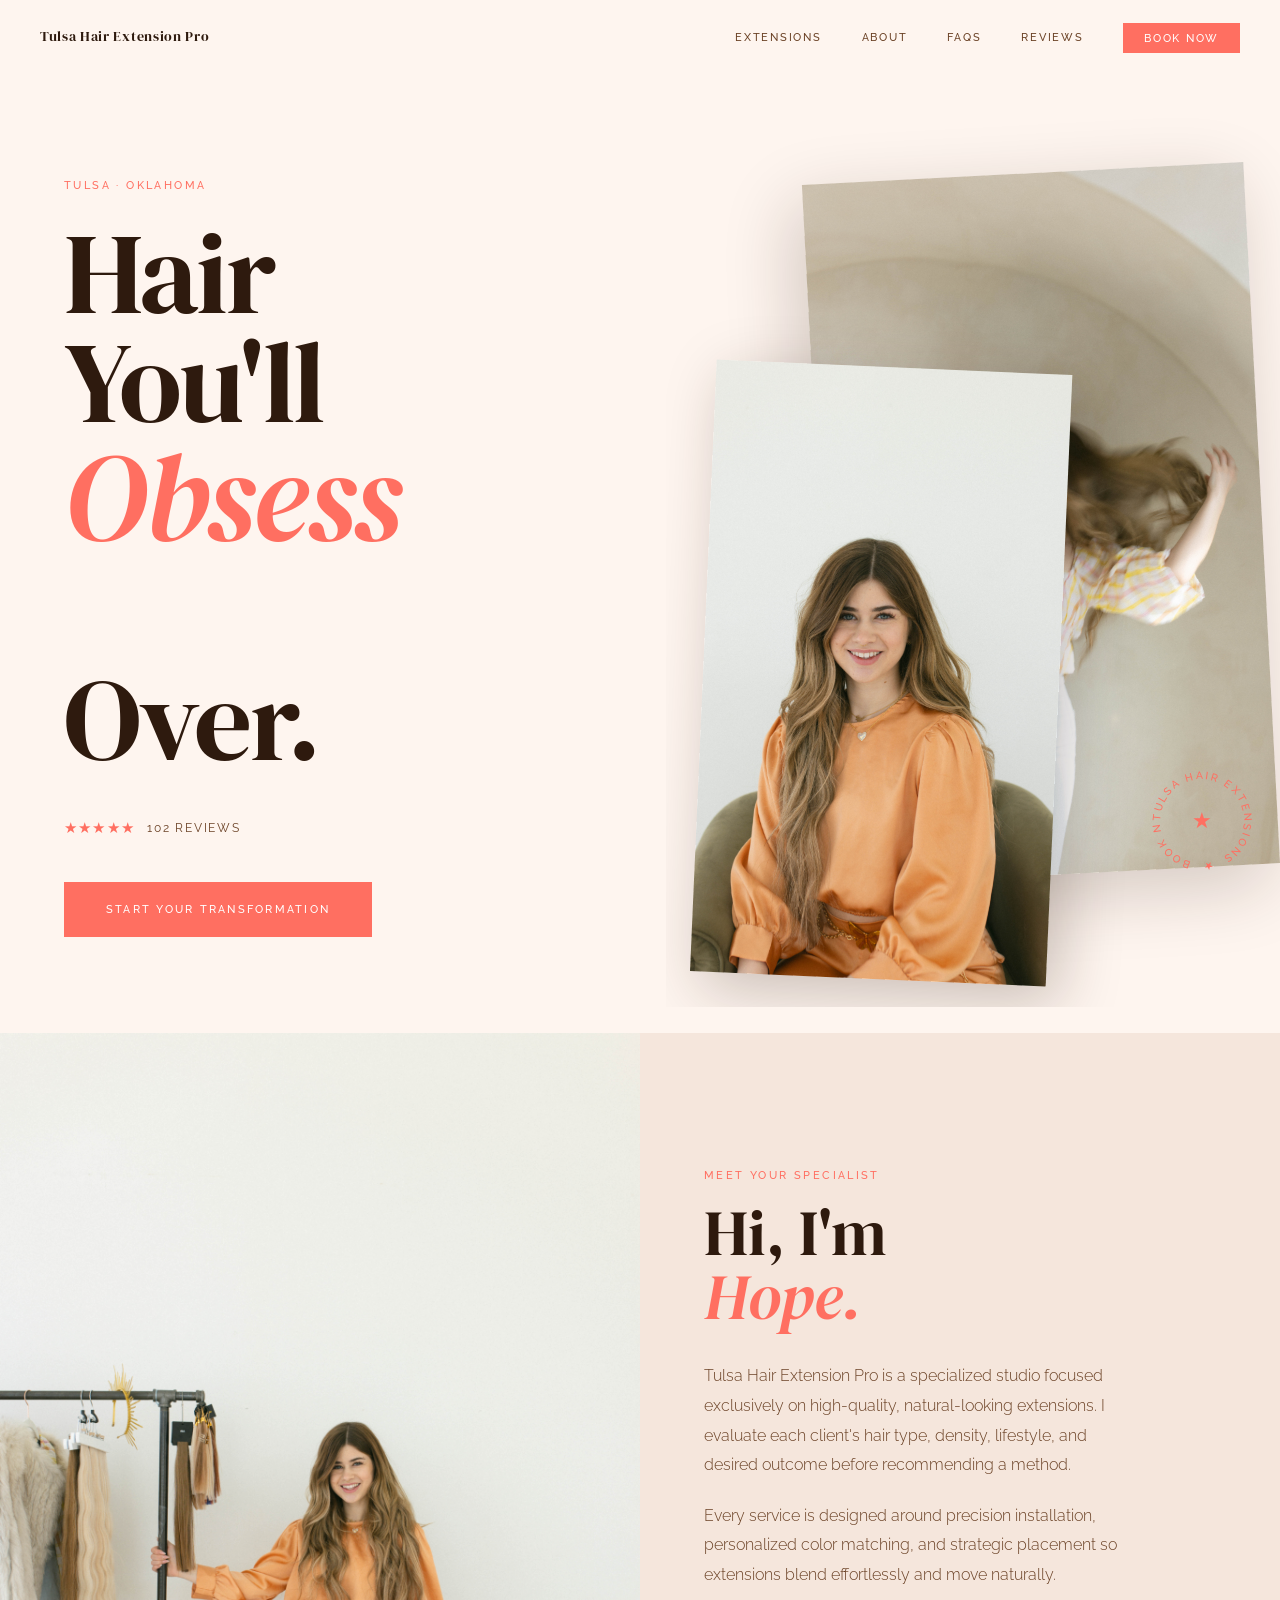
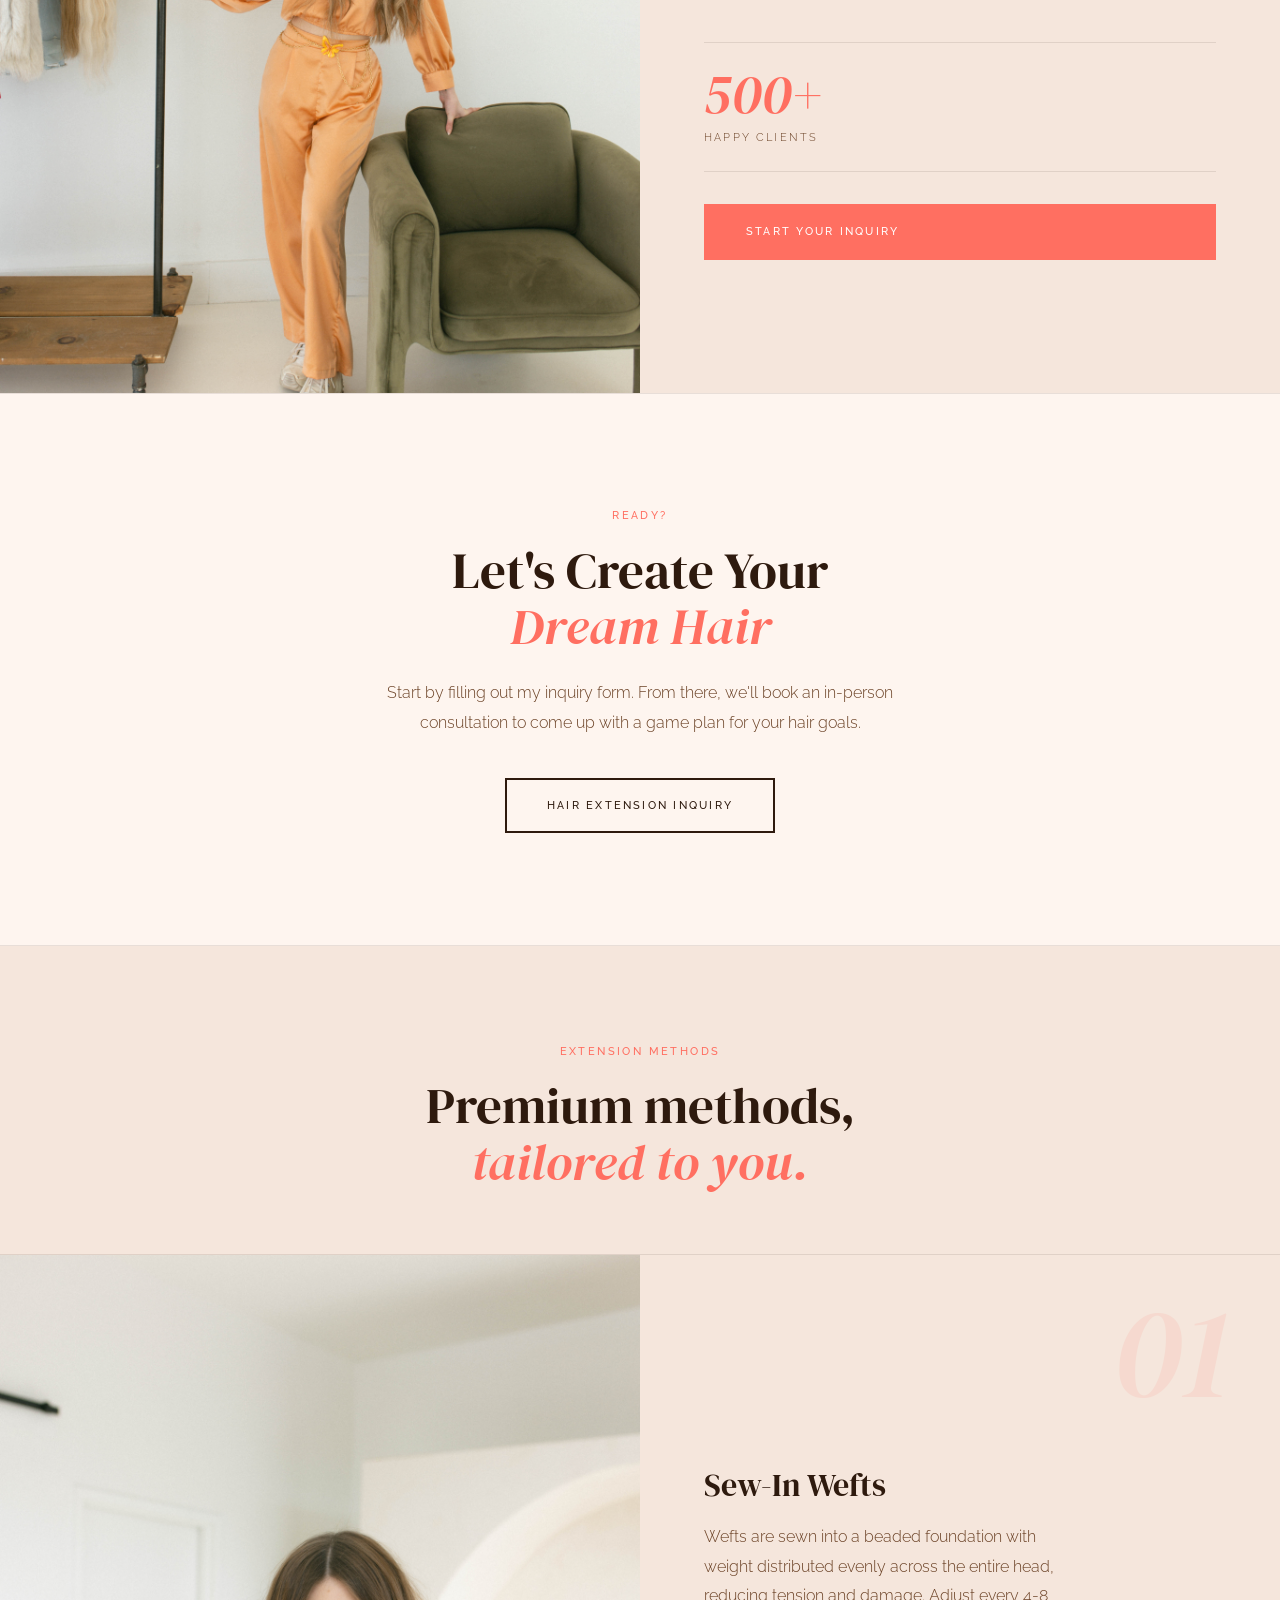
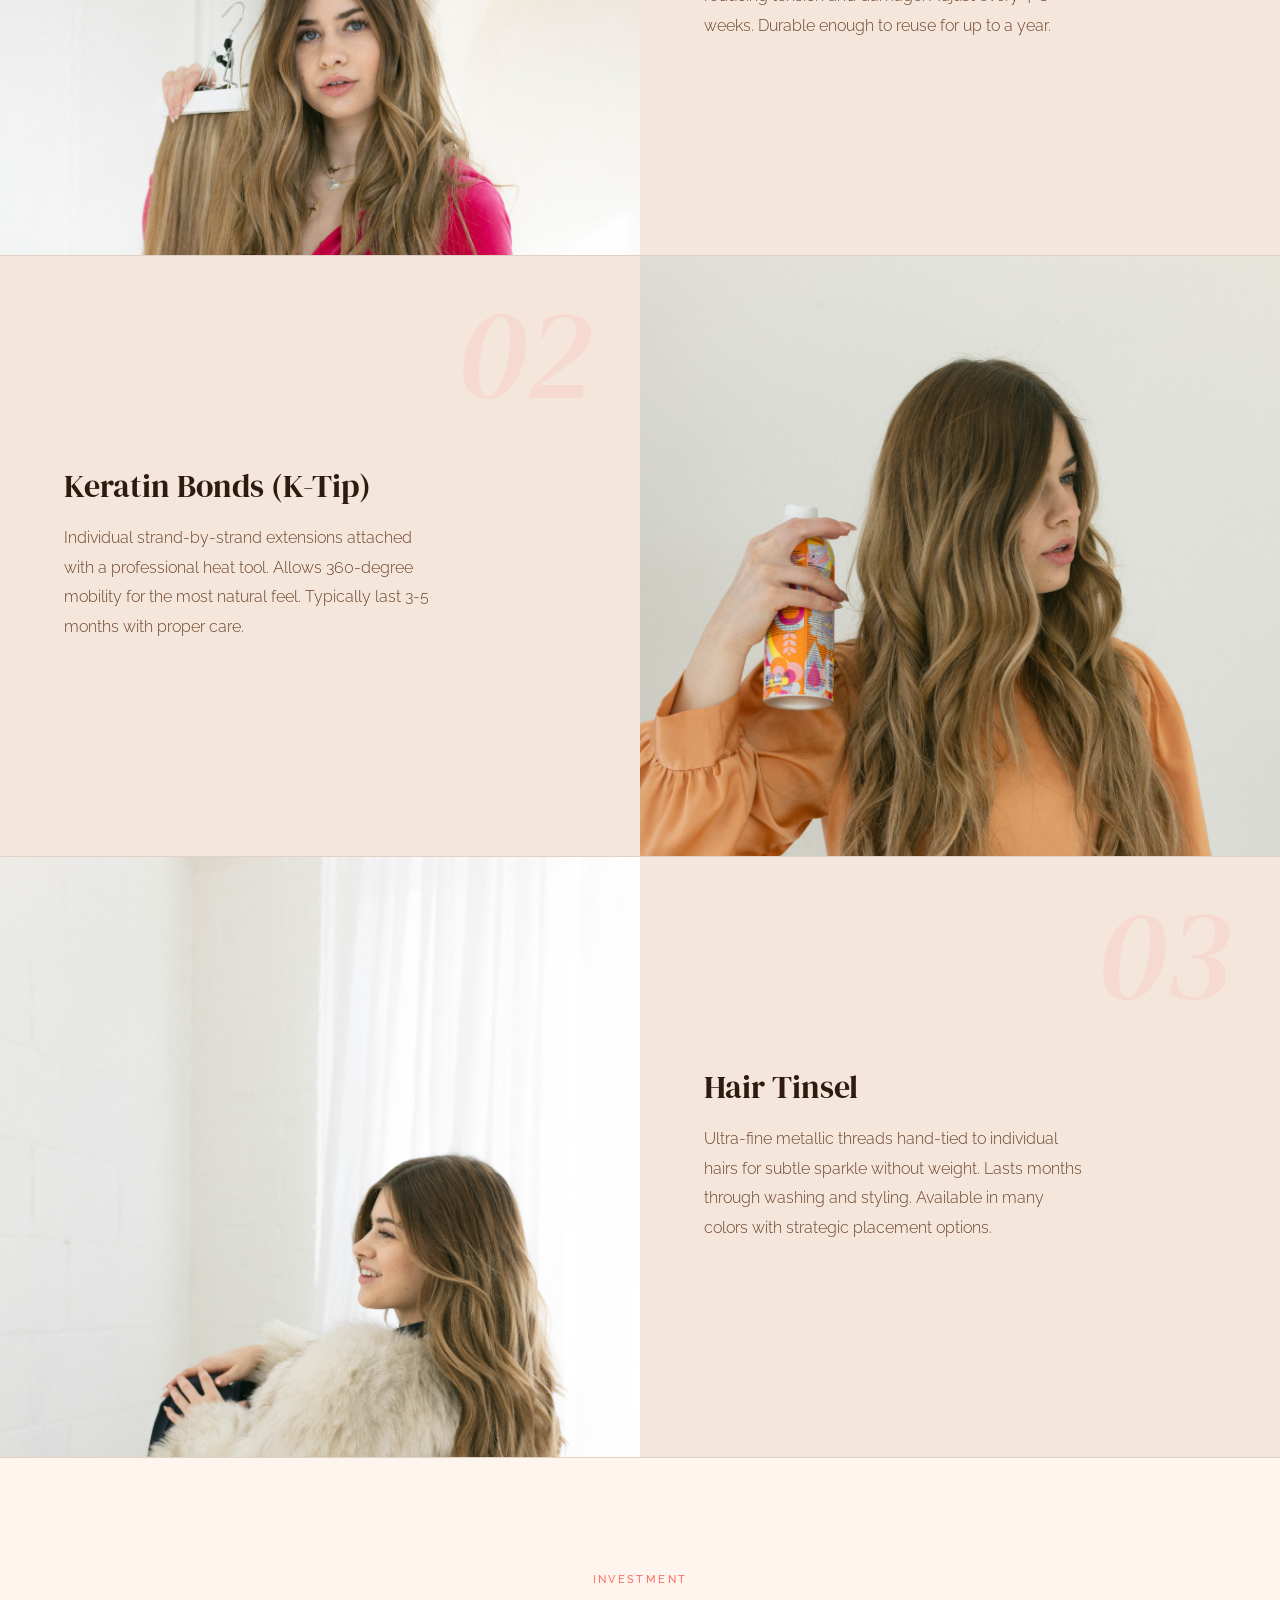
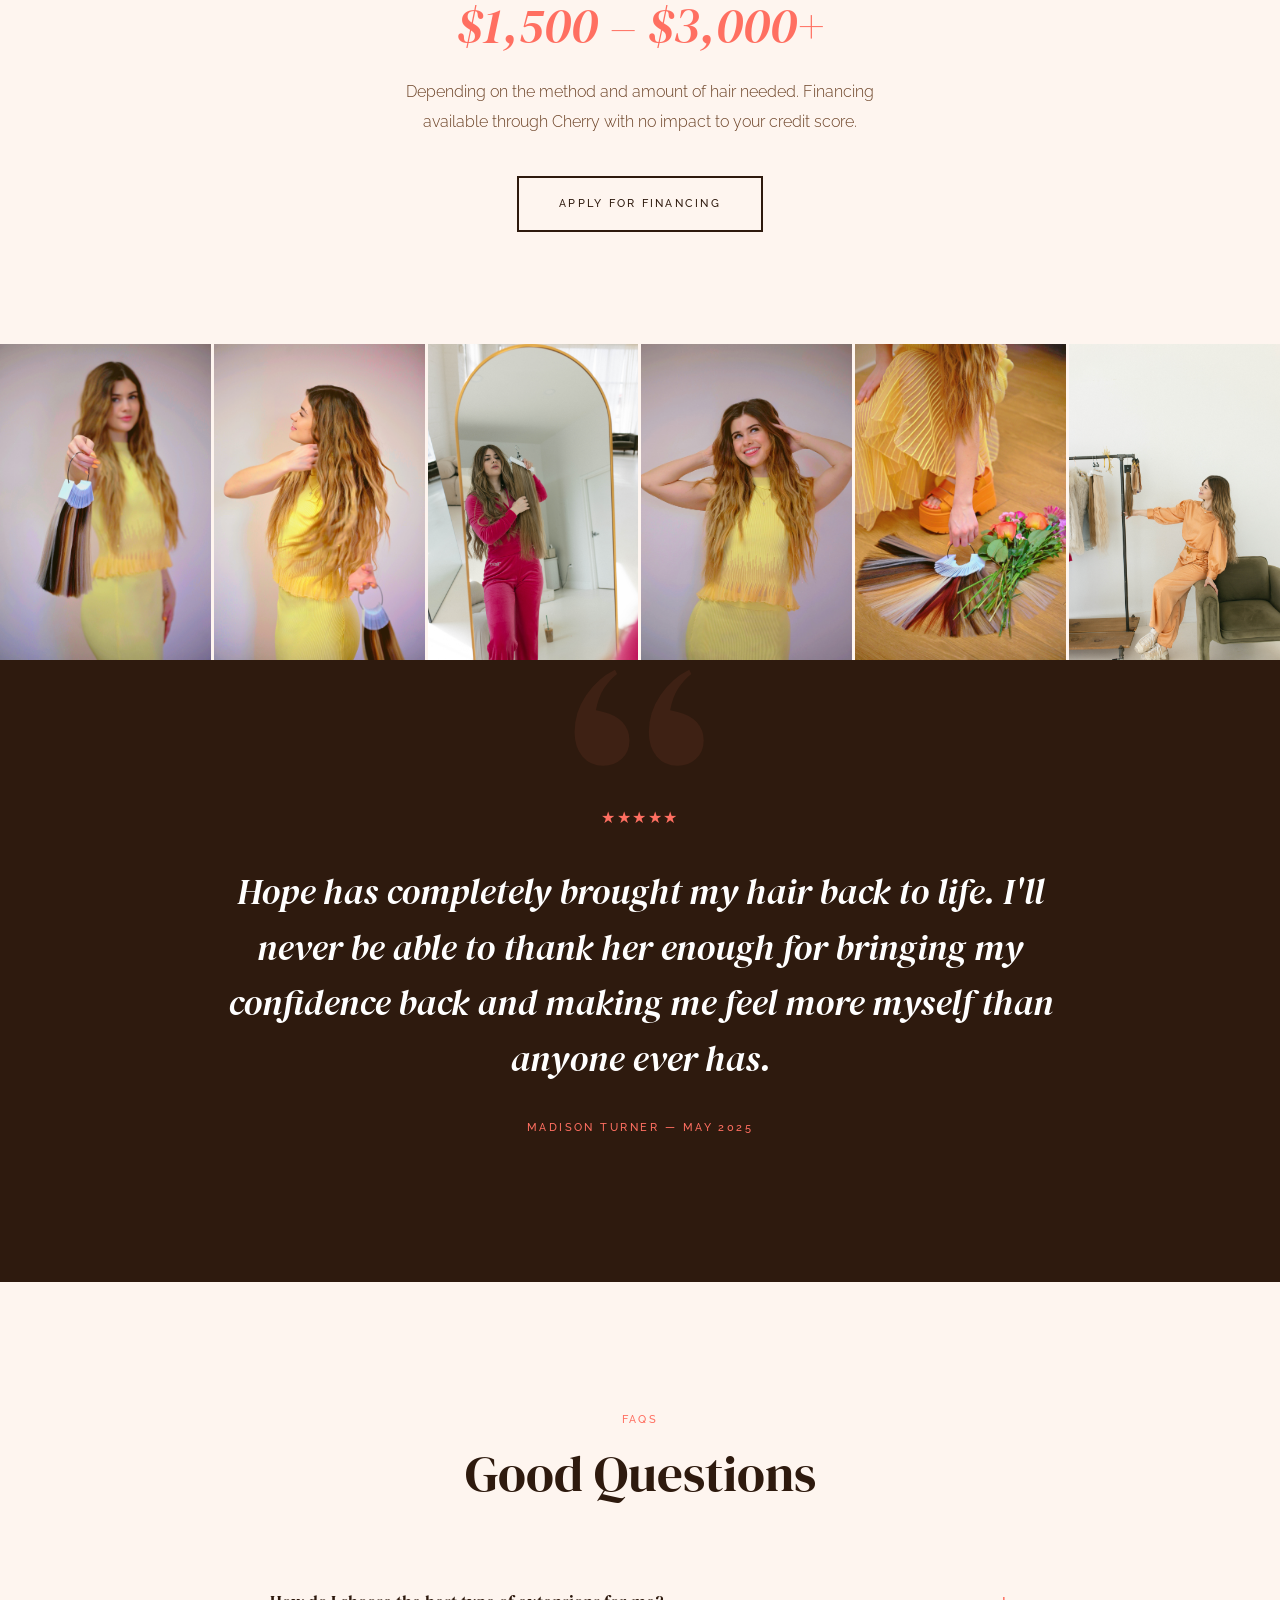
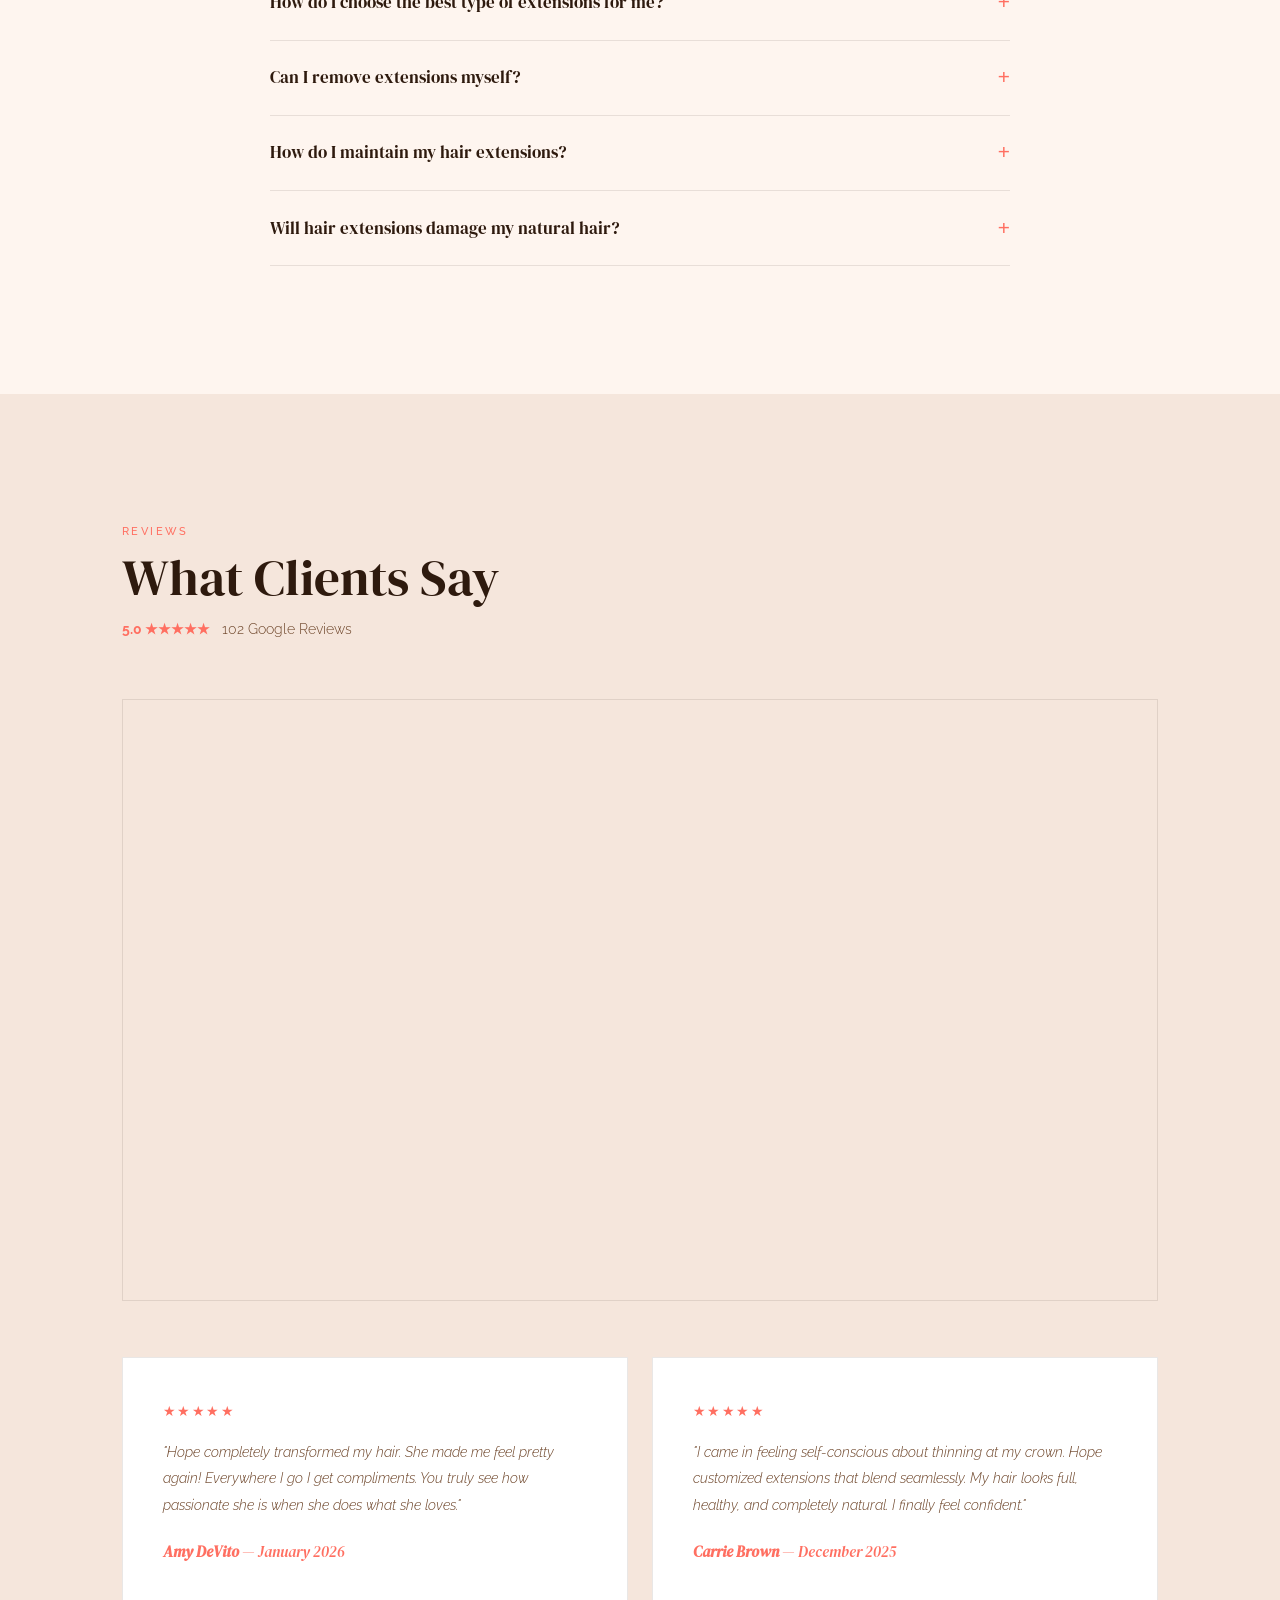
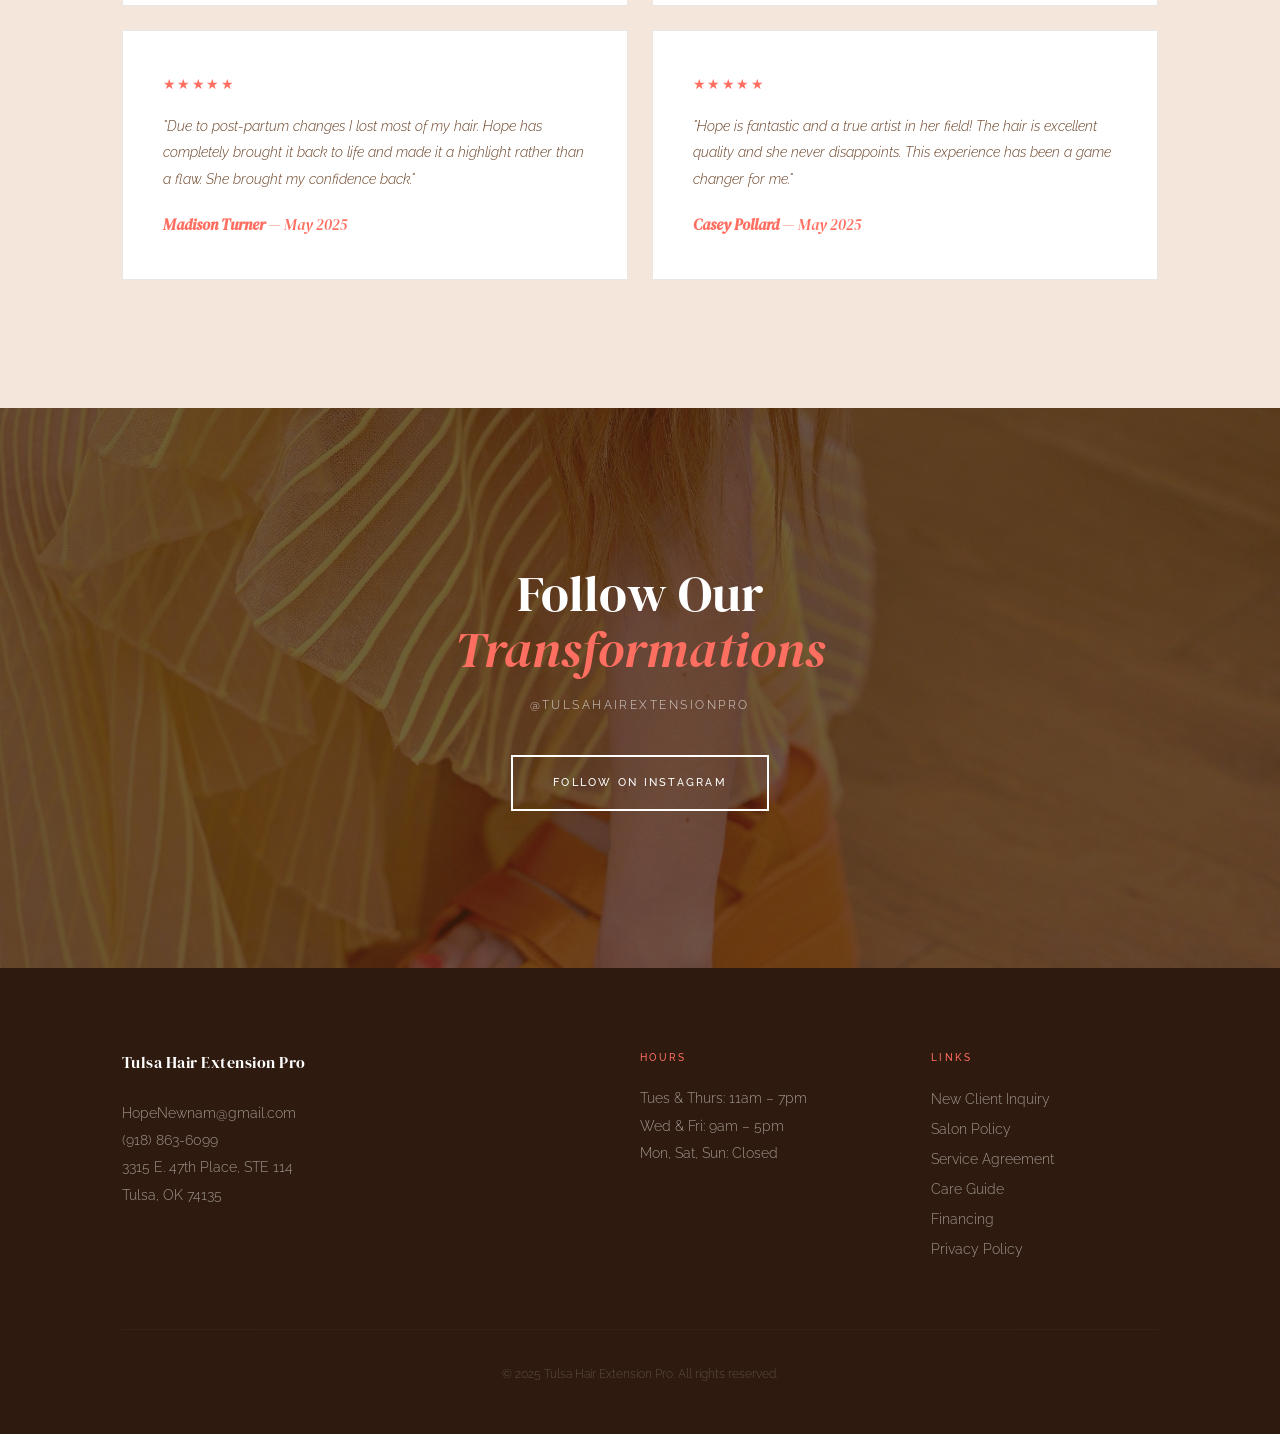
<file: index.html>
<!DOCTYPE html>
<html lang="en">
<head>
  <meta charset="UTF-8">
  <meta name="viewport" content="width=device-width, initial-scale=1.0">
  <title>Luxury Hair Extensions Tulsa | Tulsa Hair Extension Pro - Hope Newnam</title>
  <meta name="description" content="Premium sew-in weft and K-tip hair extensions in Tulsa, OK. Solo specialist Hope Newnam creates seamless, customized transformations. Investments from $1,500.">
  <link rel="canonical" href="https://tulsahairextensionpro.com/">
  <meta property="og:title" content="Luxury Hair Extensions Tulsa | Tulsa Hair Extension Pro">
  <meta property="og:description" content="Premium sew-in weft and K-tip hair extensions in Tulsa, OK. Solo specialist Hope Newnam creates seamless, customized transformations.">
  <meta property="og:url" content="https://tulsahairextensionpro.com/">
  <meta property="og:type" content="website">
  <meta property="og:image" content="images/IMG_6078.JPG">
  <meta name="twitter:card" content="summary_large_image">
  <link rel="preconnect" href="https://fonts.googleapis.com">
  <link rel="preconnect" href="https://fonts.gstatic.com" crossorigin>
  <link href="https://fonts.googleapis.com/css2?family=DM+Serif+Display:ital@0;1&family=Raleway:wght@300;400;500;600&display=swap" rel="stylesheet">
  <link rel="stylesheet" href="styles.css">
  <script type="application/ld+json">
  {
    "@context": "https://schema.org",
    "@type": "HairSalon",
    "name": "Tulsa Hair Extension Pro",
    "description": "Specialized hair extension studio in Tulsa, OK offering sew-in wefts, keratin bonds, and hair tinsel.",
    "url": "https://tulsahairextensionpro.com",
    "telephone": "+19188636099",
    "email": "hopenewnam@gmail.com",
    "address": {
      "@type": "PostalAddress",
      "streetAddress": "3315 E. 47th Place STE 114",
      "addressLocality": "Tulsa",
      "addressRegion": "OK",
      "postalCode": "74135",
      "addressCountry": "US"
    },
    "openingHours": ["Tu,Th 11:00-19:00", "We,Fr 09:00-17:00"],
    "priceRange": "$$$"
  }
  </script>
</head>
<body>

  <!-- ==============================
       NAV
       ============================== -->
  <nav class="nav" id="main-nav">
    <a href="index.html" class="nav-logo">Tulsa Hair Extension Pro</a>
    <button class="nav-toggle" id="nav-toggle" aria-label="Open menu" aria-expanded="false">
      <span></span><span></span><span></span>
    </button>
    <ul class="nav-links" id="nav-links" role="list">
      <li><a href="#extension-types">Extensions</a></li>
      <li><a href="#about-studio">About</a></li>
      <li><a href="#hair-extension-faqs">FAQs</a></li>
      <li><a href="#reviews">Reviews</a></li>
      <li><a href="inquiry.html" class="nav-book">Book Now</a></li>
    </ul>
  </nav>

  <!-- ==============================
       HERO
       ============================== -->
  <section class="hero" id="hero" aria-label="Hero">
    <div class="hero-text">
      <span class="eyebrow">Tulsa &middot; Oklahoma</span>
      <h1 class="hero-headline">
        Hair<br>
        You'll<br>
        <em>Obsess</em><br>
        Over.
      </h1>
      <div class="hero-meta">
        <span class="hero-stars" aria-label="5 star rating">&#9733;&#9733;&#9733;&#9733;&#9733;</span>
        <span class="hero-rating-text">102 reviews</span>
      </div>
      <a href="inquiry.html" class="btn btn-coral">Start Your Transformation</a>
    </div>

    <div class="hero-photos" aria-hidden="true">
      <img
        class="hero-photo hero-photo--back"
        src="images/IMG_6060.JPG"
        alt=""
        width="480"
        height="640"
        fetchpriority="high"
      >
      <img
        class="hero-photo hero-photo--front"
        src="images/IMG_6078.JPG"
        alt="Hope Newnam - Hair Extension Specialist in Tulsa"
        width="400"
        height="540"
        fetchpriority="high"
      >
      <!-- Rotating badge -->
      <div class="rotating-badge" aria-hidden="true">
        <svg viewBox="0 0 120 120" width="120" height="120">
          <defs>
            <path id="circle-path" d="M 60,60 m -42,0 a 42,42 0 1,1 84,0 a 42,42 0 1,1 -84,0"/>
          </defs>
          <text font-family="Raleway, sans-serif" font-size="10.5" font-weight="500" fill="#FF6F61" letter-spacing="2">
            <textPath href="#circle-path">TULSA HAIR EXTENSIONS &nbsp;&#9733;&nbsp; BOOK NOW &nbsp;&#9733;&nbsp;</textPath>
          </text>
        </svg>
        <span class="rotating-badge-center">&#9733;</span>
      </div>
    </div>
  </section>

  <!-- ==============================
       ABOUT
       ============================== -->
  <section id="about-studio" class="about" aria-label="About Hope Newnam">
    <div class="about-image" aria-hidden="true">
      <img
        src="images/IMG_5921.JPG"
        alt="Hope Newnam standing next to her hair extension collection"
        loading="lazy"
        width="700"
        height="900"
      >
    </div>
    <div class="about-content">
      <span class="eyebrow">Meet Your Specialist</span>
      <h2 class="about-headline">Hi, I'm<br><em>Hope.</em></h2>
      <p>Tulsa Hair Extension Pro is a specialized studio focused exclusively on high-quality, natural-looking extensions. I evaluate each client's hair type, density, lifestyle, and desired outcome before recommending a method.</p>
      <p>Every service is designed around precision installation, personalized color matching, and strategic placement so extensions blend effortlessly and move naturally.</p>
      <div class="about-stat" aria-label="500 plus happy clients">
        <strong>500+</strong>
        <span>Happy Clients</span>
      </div>
      <a href="inquiry.html" class="btn btn-coral">Start Your Inquiry</a>
    </div>
  </section>

  <!-- ==============================
       BOOK CTA
       ============================== -->
  <section class="book-cta" aria-label="Book a consultation">
    <div class="container">
      <p class="book-cta-eyebrow eyebrow">Ready?</p>
      <h2>Let's Create Your<br><em>Dream Hair</em></h2>
      <p class="book-cta-sub">Start by filling out my inquiry form. From there, we'll book an in-person consultation to come up with a game plan for your hair goals.</p>
      <a href="inquiry.html" class="btn btn-outline-dark">Hair Extension Inquiry</a>
    </div>
  </section>

  <!-- ==============================
       EXTENSION METHODS
       ============================== -->
  <section id="extension-types" class="extensions" aria-label="Extension methods">
    <div class="extensions-header">
      <span class="eyebrow">Extension Methods</span>
      <h2>Premium methods,<br><em>tailored to you.</em></h2>
    </div>

    <div class="extension-panel">
      <div class="extension-panel-image">
        <img
          src="images/IMG_6046.JPG"
          alt="Hope Newnam holding a sew-in weft extension"
          loading="lazy"
          width="700"
          height="900"
        >
      </div>
      <div class="extension-panel-text">
        <span class="extension-number" aria-hidden="true">01</span>
        <h3>Sew-In Wefts</h3>
        <p>Wefts are sewn into a beaded foundation with weight distributed evenly across the entire head, reducing tension and damage. Adjust every 4-8 weeks. Durable enough to reuse for up to a year.</p>
      </div>
    </div>

    <div class="extension-panel extension-panel--flip">
      <div class="extension-panel-image">
        <img
          src="images/IMG_6122.JPG"
          alt="Hope Newnam styling her keratin bond extensions"
          loading="lazy"
          width="700"
          height="900"
        >
      </div>
      <div class="extension-panel-text">
        <span class="extension-number" aria-hidden="true">02</span>
        <h3>Keratin Bonds (K-Tip)</h3>
        <p>Individual strand-by-strand extensions attached with a professional heat tool. Allows 360-degree mobility for the most natural feel. Typically last 3-5 months with proper care.</p>
      </div>
    </div>

    <div class="extension-panel">
      <div class="extension-panel-image">
        <img
          src="images/IMG_6092.JPG"
          alt="Hope Newnam with long flowing hair extensions"
          loading="lazy"
          width="700"
          height="900"
        >
      </div>
      <div class="extension-panel-text">
        <span class="extension-number" aria-hidden="true">03</span>
        <h3>Hair Tinsel</h3>
        <p>Ultra-fine metallic threads hand-tied to individual hairs for subtle sparkle without weight. Lasts months through washing and styling. Available in many colors with strategic placement options.</p>
      </div>
    </div>
  </section>

  <!-- ==============================
       INVESTMENT
       ============================== -->
  <section class="investment" aria-label="Investment and financing">
    <div class="container">
      <span class="eyebrow">Investment</span>
      <h2><em>$1,500 &ndash; $3,000+</em></h2>
      <p>Depending on the method and amount of hair needed. Financing available through Cherry with no impact to your credit score.</p>
      <a href="https://pay.withcherry.com/hopenewnam" target="_blank" rel="noopener" class="btn btn-outline-dark">Apply for Financing</a>
    </div>
  </section>

  <!-- ==============================
       PHOTO GALLERY
       ============================== -->
  <section class="gallery" aria-label="Photo gallery">
    <div class="gallery-grid">
      <div class="gallery-item gallery-item--portrait">
        <img src="images/IMG_8151.jpeg" alt="Hope Newnam holding hair extension color swatches" loading="lazy" width="400" height="600">
      </div>
      <div class="gallery-item gallery-item--portrait">
        <img src="images/IMG_8153.JPG" alt="Hope Newnam with long flowing extensions" loading="lazy" width="400" height="600">
      </div>
      <div class="gallery-item gallery-item--portrait">
        <img src="images/IMG_6135.JPG" alt="Hope Newnam in mirror with weft extension" loading="lazy" width="400" height="600">
      </div>
      <div class="gallery-item gallery-item--portrait">
        <img src="images/FullSizeRender.jpeg" alt="Hope Newnam with hands in her hair" loading="lazy" width="400" height="600">
      </div>
      <div class="gallery-item gallery-item--portrait">
        <img src="images/IMG_8185.jpeg" alt="Hair extension color swatches and flowers" loading="lazy" width="400" height="600">
      </div>
      <div class="gallery-item gallery-item--portrait">
        <img src="images/IMG_5894.JPG" alt="Hope Newnam in the studio with extensions" loading="lazy" width="400" height="600">
      </div>
    </div>
  </section>

  <!-- ==============================
       FEATURED REVIEW (dark)
       ============================== -->
  <section class="pull-quote" aria-label="Featured client review">
    <span class="pull-quote-mark" aria-hidden="true">&ldquo;</span>
    <div class="pull-quote-stars" aria-label="5 star review">&#9733;&#9733;&#9733;&#9733;&#9733;</div>
    <blockquote>
      Hope has completely brought my hair back to life. I'll never be able to thank her enough for bringing my confidence back and making me feel more myself than anyone ever has.
    </blockquote>
    <cite>Madison Turner &mdash; May 2025</cite>
  </section>

  <!-- ==============================
       FAQs
       ============================== -->
  <section id="hair-extension-faqs" class="faqs" aria-label="Frequently asked questions">
    <div class="container">
      <div class="faqs-header">
        <span class="eyebrow">FAQs</span>
        <h2>Good Questions</h2>
      </div>
      <div class="faq-list">

        <div class="faq-item">
          <button class="faq-question" aria-expanded="false">
            <span>How do I choose the best type of extensions for me?</span>
            <span class="faq-icon" aria-hidden="true">+</span>
          </button>
          <div class="faq-answer" hidden>
            <p>During your consultation, I'll assess your hair type, lifestyle, and goals to recommend the best extension method for you.</p>
          </div>
        </div>

        <div class="faq-item">
          <button class="faq-question" aria-expanded="false">
            <span>Can I remove extensions myself?</span>
            <span class="faq-icon" aria-hidden="true">+</span>
          </button>
          <div class="faq-answer" hidden>
            <p>Please don't! Removing extensions on your own can damage your natural hair. Let me handle the process professionally.</p>
          </div>
        </div>

        <div class="faq-item">
          <button class="faq-question" aria-expanded="false">
            <span>How do I maintain my hair extensions?</span>
            <span class="faq-icon" aria-hidden="true">+</span>
          </button>
          <div class="faq-answer" hidden>
            <p>Come in for regular scheduled maintenance and use professional products at home. Brush regularly, keep extensions moisturized, and sleep with a satin pillowcase and bonnet. I'll give you a detailed haircare routine tailored to your extensions. See the <a href="care-guide.html">Hair Extension Care Guide</a>.</p>
          </div>
        </div>

        <div class="faq-item">
          <button class="faq-question" aria-expanded="false">
            <span>Will hair extensions damage my natural hair?</span>
            <span class="faq-icon" aria-hidden="true">+</span>
          </button>
          <div class="faq-answer" hidden>
            <p>When installed and cared for correctly, extensions should not damage your natural hair. I prioritize safe techniques and proper application. Extensions should be comfortable at all times.</p>
          </div>
        </div>

      </div>
    </div>
  </section>

  <!-- ==============================
       REVIEWS
       ============================== -->
  <section id="reviews" class="reviews" aria-label="Client reviews">
    <div class="container">
      <span class="eyebrow">Reviews</span>
      <h2>What Clients Say</h2>
      <p class="reviews-rating" aria-label="5 point 0 stars, 102 Google reviews">
        <strong>5.0 &#9733;&#9733;&#9733;&#9733;&#9733;</strong> &nbsp; 102 Google Reviews
      </p>

      <div class="reviews-widget">
        <iframe
          src="https://backend.leadconnectorhq.com/appengine/reviews/get_widget/eOLOvMfs3a79iAm2eaMg"
          width="100%"
          height="600"
          frameborder="0"
          scrolling="no"
          title="Google reviews widget"
          loading="lazy"
          style="display:block;"
        ></iframe>
      </div>

      <div class="review-cards">
        <article class="review-card">
          <div class="review-stars" aria-label="5 stars">&#9733;&#9733;&#9733;&#9733;&#9733;</div>
          <p>"Hope completely transformed my hair. She made me feel pretty again! Everywhere I go I get compliments. You truly see how passionate she is when she does what she loves."</p>
          <footer><strong>Amy DeVito</strong> &mdash; January 2026</footer>
        </article>
        <article class="review-card">
          <div class="review-stars" aria-label="5 stars">&#9733;&#9733;&#9733;&#9733;&#9733;</div>
          <p>"I came in feeling self-conscious about thinning at my crown. Hope customized extensions that blend seamlessly. My hair looks full, healthy, and completely natural. I finally feel confident."</p>
          <footer><strong>Carrie Brown</strong> &mdash; December 2025</footer>
        </article>
        <article class="review-card">
          <div class="review-stars" aria-label="5 stars">&#9733;&#9733;&#9733;&#9733;&#9733;</div>
          <p>"Due to post-partum changes I lost most of my hair. Hope has completely brought it back to life and made it a highlight rather than a flaw. She brought my confidence back."</p>
          <footer><strong>Madison Turner</strong> &mdash; May 2025</footer>
        </article>
        <article class="review-card">
          <div class="review-stars" aria-label="5 stars">&#9733;&#9733;&#9733;&#9733;&#9733;</div>
          <p>"Hope is fantastic and a true artist in her field! The hair is excellent quality and she never disappoints. This experience has been a game changer for me."</p>
          <footer><strong>Casey Pollard</strong> &mdash; May 2025</footer>
        </article>
      </div>
    </div>
  </section>

  <!-- ==============================
       INSTAGRAM CTA
       ============================== -->
  <section class="insta-cta" aria-label="Follow on Instagram">
    <div class="insta-cta-bg" aria-hidden="true">
      <img src="images/IMG_8185.jpeg" alt="" width="1400" height="700" loading="lazy">
    </div>
    <div class="insta-cta-overlay" aria-hidden="true"></div>
    <div class="insta-cta-content">
      <h2>Follow Our<br><em>Transformations</em></h2>
      <a class="insta-handle" href="https://www.instagram.com/tulsahairextensionpro/" target="_blank" rel="noopener">@tulsahairextensionpro</a>
      <a href="https://www.instagram.com/tulsahairextensionpro/" target="_blank" rel="noopener" class="btn btn-white">Follow on Instagram</a>
    </div>
  </section>

  <!-- ==============================
       FOOTER
       ============================== -->
  <footer class="footer">
    <div class="container">
      <div class="footer-grid">
        <div class="footer-brand">
          <span class="footer-logo">Tulsa Hair Extension Pro</span>
          <div class="footer-contact">
            <a href="mailto:HopeNewnam@gmail.com">HopeNewnam@gmail.com</a>
            <a href="tel:+19188636099">(918) 863-6099</a>
            <p>3315 E. 47th Place, STE 114<br>Tulsa, OK 74135</p>
          </div>
        </div>
        <div>
          <strong class="footer-col-title">Hours</strong>
          <p>Tues &amp; Thurs: 11am &ndash; 7pm</p>
          <p>Wed &amp; Fri: 9am &ndash; 5pm</p>
          <p>Mon, Sat, Sun: Closed</p>
        </div>
        <div>
          <strong class="footer-col-title">Links</strong>
          <ul class="footer-links">
            <li><a href="inquiry.html">New Client Inquiry</a></li>
            <li><a href="salon-policy.html">Salon Policy</a></li>
            <li><a href="service-agreement.html">Service Agreement</a></li>
            <li><a href="care-guide.html">Care Guide</a></li>
            <li><a href="https://pay.withcherry.com/hopenewnam" target="_blank" rel="noopener">Financing</a></li>
            <li><a href="privacy-policy.html">Privacy Policy</a></li>
          </ul>
        </div>
      </div>
      <p class="footer-legal">&copy; 2025 Tulsa Hair Extension Pro. All rights reserved.</p>
    </div>
  </footer>

  <script>
    // Nav scroll
    const nav = document.getElementById('main-nav');
    window.addEventListener('scroll', () => {
      nav.classList.toggle('scrolled', window.scrollY > 60);
    }, { passive: true });

    // Mobile nav
    const toggle = document.getElementById('nav-toggle');
    const navLinks = document.getElementById('nav-links');
    toggle.addEventListener('click', () => {
      const open = navLinks.classList.toggle('open');
      toggle.setAttribute('aria-expanded', open);
    });
    navLinks.querySelectorAll('a').forEach(a => {
      a.addEventListener('click', () => {
        navLinks.classList.remove('open');
        toggle.setAttribute('aria-expanded', 'false');
      });
    });

    // FAQ accordion — proper hidden/visible with button
    document.querySelectorAll('.faq-question').forEach(btn => {
      btn.addEventListener('click', () => {
        const item = btn.closest('.faq-item');
        const answer = item.querySelector('.faq-answer');
        const icon = btn.querySelector('.faq-icon');
        const isOpen = btn.getAttribute('aria-expanded') === 'true';

        // Close all
        document.querySelectorAll('.faq-item').forEach(i => {
          i.querySelector('.faq-question').setAttribute('aria-expanded', 'false');
          i.querySelector('.faq-answer').hidden = true;
          i.querySelector('.faq-icon').textContent = '+';
        });

        if (!isOpen) {
          btn.setAttribute('aria-expanded', 'true');
          answer.hidden = false;
          icon.textContent = '-';
        }
      });
    });

    // Scroll reveal
    const reveals = document.querySelectorAll('[data-reveal]');
    if (window.matchMedia('(prefers-reduced-motion: no-preference)').matches) {
      const io = new IntersectionObserver(entries => {
        entries.forEach(e => {
          if (e.isIntersecting) { e.target.classList.add('revealed'); io.unobserve(e.target); }
        });
      }, { threshold: 0.1, rootMargin: '0px 0px -60px 0px' });
      reveals.forEach(el => io.observe(el));
    } else {
      reveals.forEach(el => el.classList.add('revealed'));
    }
  </script>
</body>
</html>
</file>
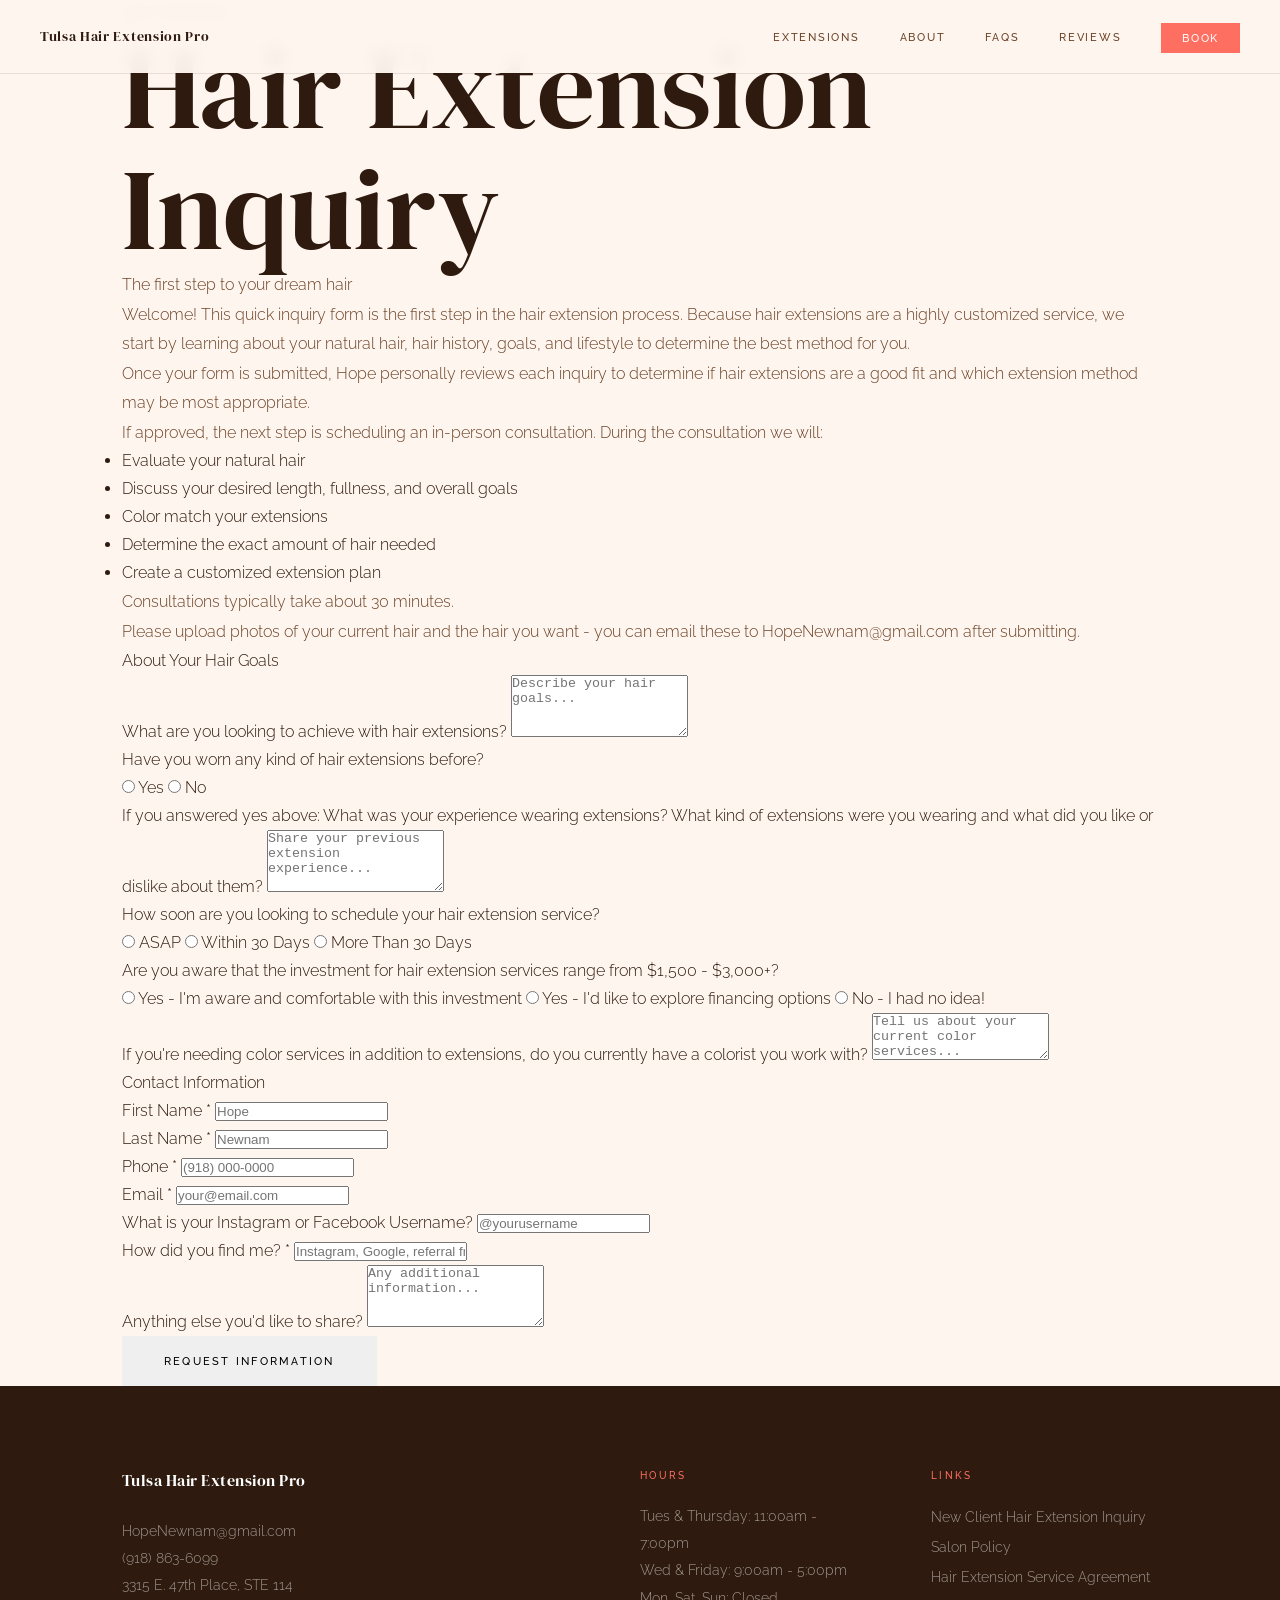
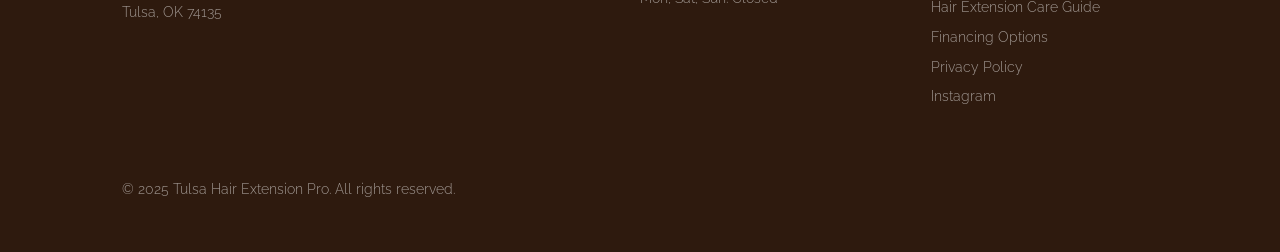
<file: inquiry.html>
<!DOCTYPE html>
<html lang="en">
<head>
  <meta charset="UTF-8">
  <meta name="viewport" content="width=device-width, initial-scale=1.0">
  <title>Hair Extension Inquiry | Tulsa Hair Extension Pro</title>
  <meta name="description" content="Apply for hair extension services with Hope Newnam at Tulsa Hair Extension Pro. Complete the inquiry form to begin your transformation.">
  <link rel="canonical" href="https://tulsahairextensionpro.com/inquiry">
  <meta property="og:title" content="Hair Extension Inquiry | Tulsa Hair Extension Pro">
  <meta property="og:description" content="Apply for hair extension services with Hope Newnam at Tulsa Hair Extension Pro. Complete the inquiry form to begin your transformation.">
  <meta property="og:url" content="https://tulsahairextensionpro.com/inquiry">
  <meta property="og:type" content="website">
  <meta property="og:image" content="https://images.leadconnectorhq.com/image/f_webp/q_80/r_1200/u_https://assets.cdn.filesafe.space/eOLOvMfs3a79iAm2eaMg/media/6795fbbf252fad666d952c15.jpeg">
  <meta name="twitter:card" content="summary_large_image">
  <link href="https://fonts.googleapis.com/css2?family=DM+Serif+Display:ital@0;1&family=Raleway:wght@200;300;400;500&display=swap" rel="stylesheet">
  <link rel="stylesheet" href="styles.css">
</head>
<body>

  <!-- ==============================
       NAVIGATION
       ============================== -->
  <nav class="nav scrolled" id="main-nav">
    <a href="index.html" class="nav-logo">Tulsa Hair Extension Pro</a>
    <div class="nav-toggle" id="nav-toggle" aria-label="Menu">
      <span></span>
      <span></span>
      <span></span>
    </div>
    <ul class="nav-links" id="nav-links">
      <li><a href="index.html#extension-types">Extensions</a></li>
      <li><a href="index.html#about-studio">About</a></li>
      <li><a href="index.html#hair-extension-faqs">FAQs</a></li>
      <li><a href="index.html#reviews">Reviews</a></li>
      <li><a href="inquiry.html" class="nav-book">Book</a></li>
    </ul>
  </nav>

  <!-- ==============================
       PAGE HERO
       ============================== -->
  <div class="page-hero">
    <div class="container">
      <span class="label">GET STARTED</span>
      <h1>Hair Extension Inquiry</h1>
      <p class="subtitle">The first step to your dream hair</p>
    </div>
  </div>

  <!-- ==============================
       INQUIRY PAGE
       ============================== -->
  <main class="inquiry-page">
    <div class="container">
      <div class="inquiry-intro">
        <p>Welcome! This quick inquiry form is the first step in the hair extension process. Because hair extensions are a highly customized service, we start by learning about your natural hair, hair history, goals, and lifestyle to determine the best method for you.</p>
        <p>Once your form is submitted, Hope personally reviews each inquiry to determine if hair extensions are a good fit and which extension method may be most appropriate.</p>
        <p>If approved, the next step is scheduling an in-person consultation. During the consultation we will:</p>
        <ul>
          <li>Evaluate your natural hair</li>
          <li>Discuss your desired length, fullness, and overall goals</li>
          <li>Color match your extensions</li>
          <li>Determine the exact amount of hair needed</li>
          <li>Create a customized extension plan</li>
        </ul>
        <p>Consultations typically take about 30 minutes.</p>
      </div>

      <form class="form-card reveal" action="mailto:hopenewnam@gmail.com" method="POST" enctype="text/plain">
        <!-- Note: Replace with a proper form backend (e.g. Formspree, Netlify Forms) for production -->

        <p class="form-note">Please upload photos of your current hair and the hair you want - you can email these to HopeNewnam@gmail.com after submitting.</p>

        <span class="form-section-title">About Your Hair Goals</span>

        <div class="form-group">
          <label for="goals">What are you looking to achieve with hair extensions?</label>
          <textarea id="goals" name="goals" rows="4" placeholder="Describe your hair goals..."></textarea>
        </div>

        <div class="form-group">
          <label>Have you worn any kind of hair extensions before?</label>
          <div class="radio-group">
            <label class="radio-label">
              <input type="radio" name="worn_before" value="Yes"> Yes
            </label>
            <label class="radio-label">
              <input type="radio" name="worn_before" value="No"> No
            </label>
          </div>
        </div>

        <div class="form-group">
          <label for="past_experience">If you answered yes above: What was your experience wearing extensions? What kind of extensions were you wearing and what did you like or dislike about them?</label>
          <textarea id="past_experience" name="past_experience" rows="4" placeholder="Share your previous extension experience..."></textarea>
        </div>

        <div class="form-group">
          <label>How soon are you looking to schedule your hair extension service?</label>
          <div class="radio-group">
            <label class="radio-label">
              <input type="radio" name="timeline" value="ASAP"> ASAP
            </label>
            <label class="radio-label">
              <input type="radio" name="timeline" value="Within 30 Days"> Within 30 Days
            </label>
            <label class="radio-label">
              <input type="radio" name="timeline" value="More Than 30 Days"> More Than 30 Days
            </label>
          </div>
        </div>

        <div class="form-group">
          <label>Are you aware that the investment for hair extension services range from $1,500 - $3,000+?</label>
          <div class="radio-group">
            <label class="radio-label">
              <input type="radio" name="investment_aware" value="Yes - aware and comfortable"> Yes - I'm aware and comfortable with this investment
            </label>
            <label class="radio-label">
              <input type="radio" name="investment_aware" value="Yes - explore financing"> Yes - I'd like to explore financing options
            </label>
            <label class="radio-label">
              <input type="radio" name="investment_aware" value="No - had no idea"> No - I had no idea!
            </label>
          </div>
        </div>

        <div class="form-group">
          <label for="colorist">If you're needing color services in addition to extensions, do you currently have a colorist you work with?</label>
          <textarea id="colorist" name="colorist" rows="3" placeholder="Tell us about your current color services..."></textarea>
        </div>

        <span class="form-section-title">Contact Information</span>

        <div class="form-grid-2">
          <div class="form-group">
            <label for="first_name">First Name *</label>
            <input type="text" id="first_name" name="first_name" required placeholder="Hope">
          </div>
          <div class="form-group">
            <label for="last_name">Last Name *</label>
            <input type="text" id="last_name" name="last_name" required placeholder="Newnam">
          </div>
        </div>

        <div class="form-grid-2">
          <div class="form-group">
            <label for="phone">Phone *</label>
            <input type="tel" id="phone" name="phone" required placeholder="(918) 000-0000">
          </div>
          <div class="form-group">
            <label for="email">Email *</label>
            <input type="email" id="email" name="email" required placeholder="your@email.com">
          </div>
        </div>

        <div class="form-group">
          <label for="social">What is your Instagram or Facebook Username?</label>
          <input type="text" id="social" name="social" placeholder="@yourusername">
        </div>

        <div class="form-group">
          <label for="referral">How did you find me? *</label>
          <input type="text" id="referral" name="referral" required placeholder="Instagram, Google, referral from...">
        </div>

        <div class="form-group">
          <label for="additional">Anything else you'd like to share?</label>
          <textarea id="additional" name="additional" rows="4" placeholder="Any additional information..."></textarea>
        </div>

        <div class="form-submit">
          <button type="submit" class="btn btn-gold">REQUEST INFORMATION</button>
        </div>
      </form>
    </div>
  </main>

  <!-- ==============================
       FOOTER
       ============================== -->
  <footer class="footer">
    <div class="container">
      <div class="footer-grid">
        <div class="footer-brand">
          <span class="footer-logo">Tulsa Hair Extension Pro</span>
          <div class="footer-contact">
            <a href="mailto:HopeNewnam@gmail.com">HopeNewnam@gmail.com</a>
            <a href="tel:+19188636099">(918) 863-6099</a>
            <p>3315 E. 47th Place, STE 114<br>Tulsa, OK 74135</p>
          </div>
        </div>
        <div class="footer-hours">
          <span class="footer-col-title">Hours</span>
          <p>Tues &amp; Thursday: 11:00am - 7:00pm</p>
          <p>Wed &amp; Friday: 9:00am - 5:00pm</p>
          <p>Mon, Sat, Sun: Closed</p>
        </div>
        <div>
          <span class="footer-col-title">Links</span>
          <ul class="footer-links">
            <li><a href="inquiry.html">New Client Hair Extension Inquiry</a></li>
            <li><a href="salon-policy.html">Salon Policy</a></li>
            <li><a href="service-agreement.html">Hair Extension Service Agreement</a></li>
            <li><a href="care-guide.html">Hair Extension Care Guide</a></li>
            <li><a href="https://pay.withcherry.com/hopenewnam" target="_blank" rel="noopener">Financing Options</a></li>
            <li><a href="privacy-policy.html">Privacy Policy</a></li>
            <li><a href="https://www.instagram.com/tulsahairextensionpro/" target="_blank" rel="noopener">Instagram</a></li>
          </ul>
        </div>
      </div>
      <div class="footer-bottom">
        <p>&copy; 2025 Tulsa Hair Extension Pro. All rights reserved.</p>
      </div>
    </div>
  </footer>

  <script>
    // Mobile nav toggle
    const toggle = document.getElementById('nav-toggle');
    const navLinks = document.getElementById('nav-links');
    toggle.addEventListener('click', () => navLinks.classList.toggle('open'));
    navLinks.querySelectorAll('a').forEach(link => {
      link.addEventListener('click', () => navLinks.classList.remove('open'));
    });

    // Scroll reveal
    const reveals = document.querySelectorAll('.reveal');
    const observer = new IntersectionObserver((entries) => {
      entries.forEach(entry => {
        if (entry.isIntersecting) {
          entry.target.classList.add('visible');
          observer.unobserve(entry.target);
        }
      });
    }, { threshold: 0.1 });
    reveals.forEach(el => observer.observe(el));
    setTimeout(() => reveals.forEach(el => el.classList.add('visible')), 1500);
  </script>
</body>
</html>
</file>
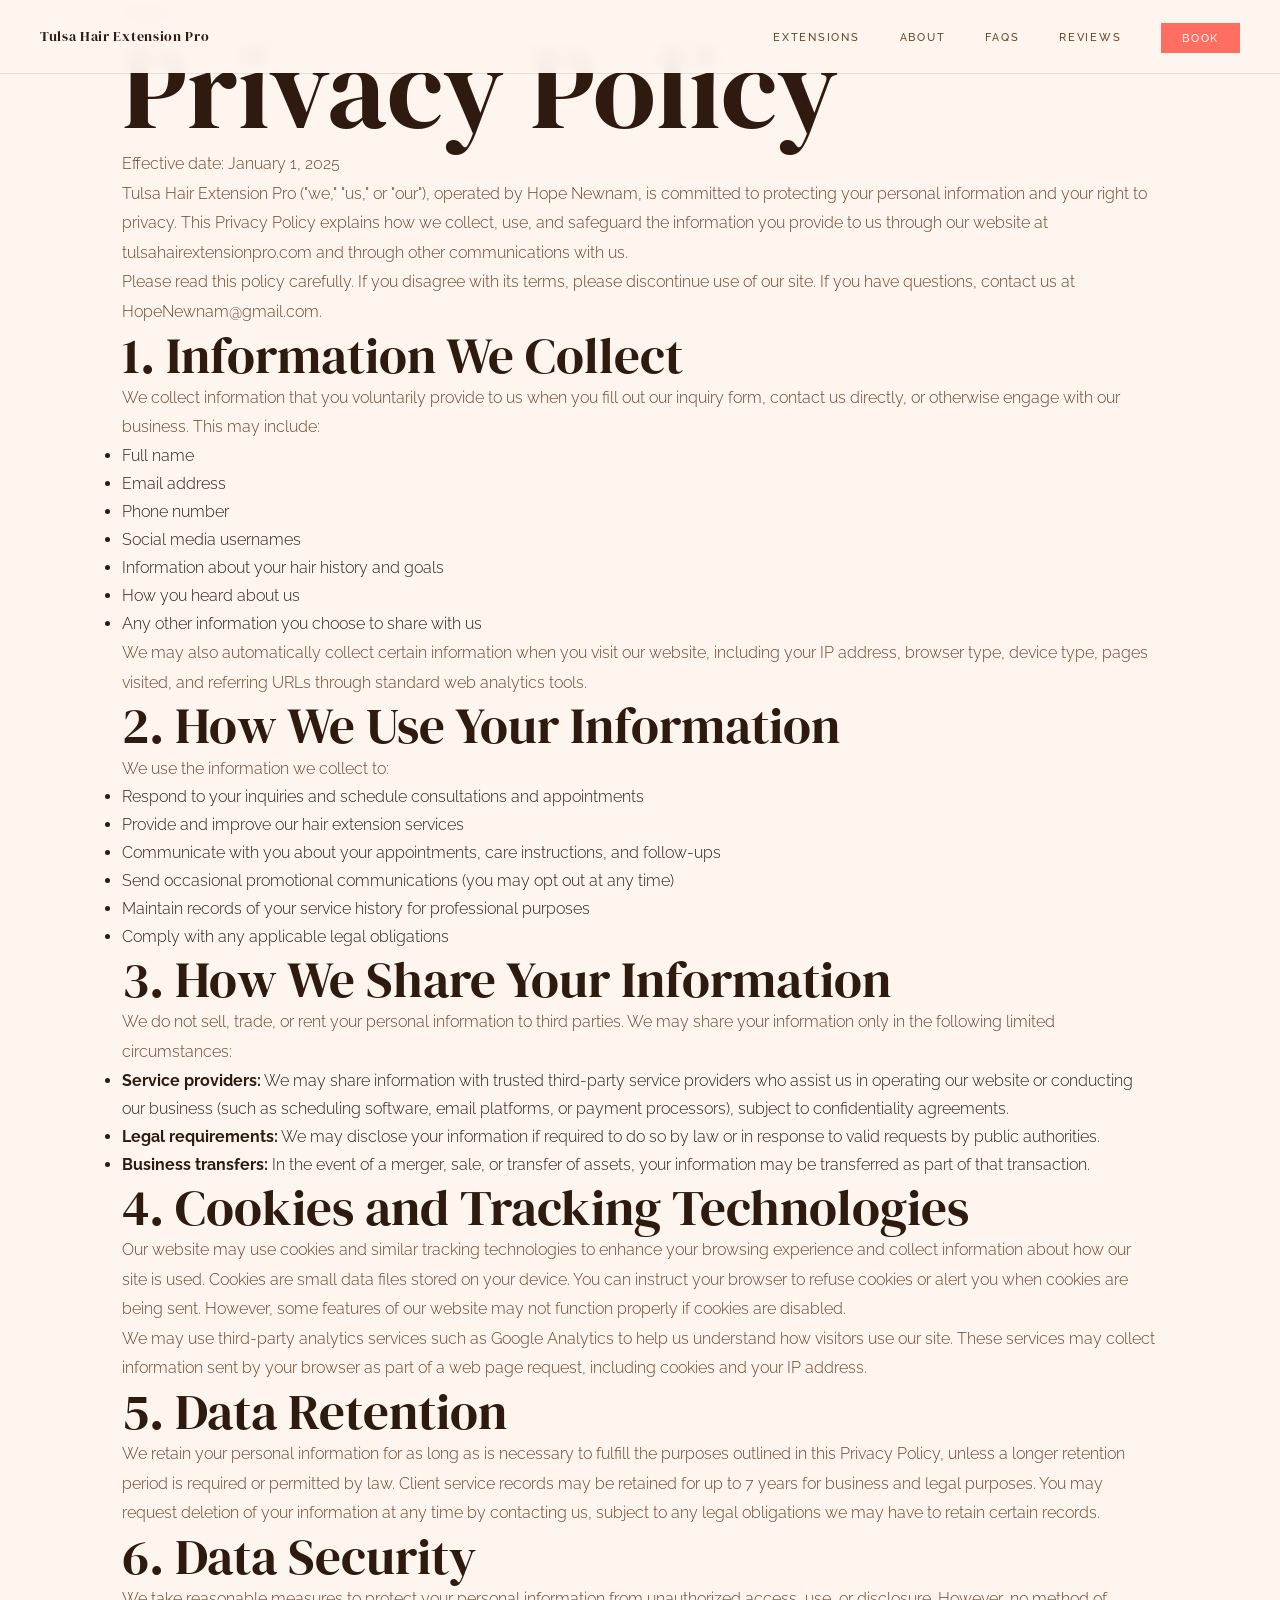
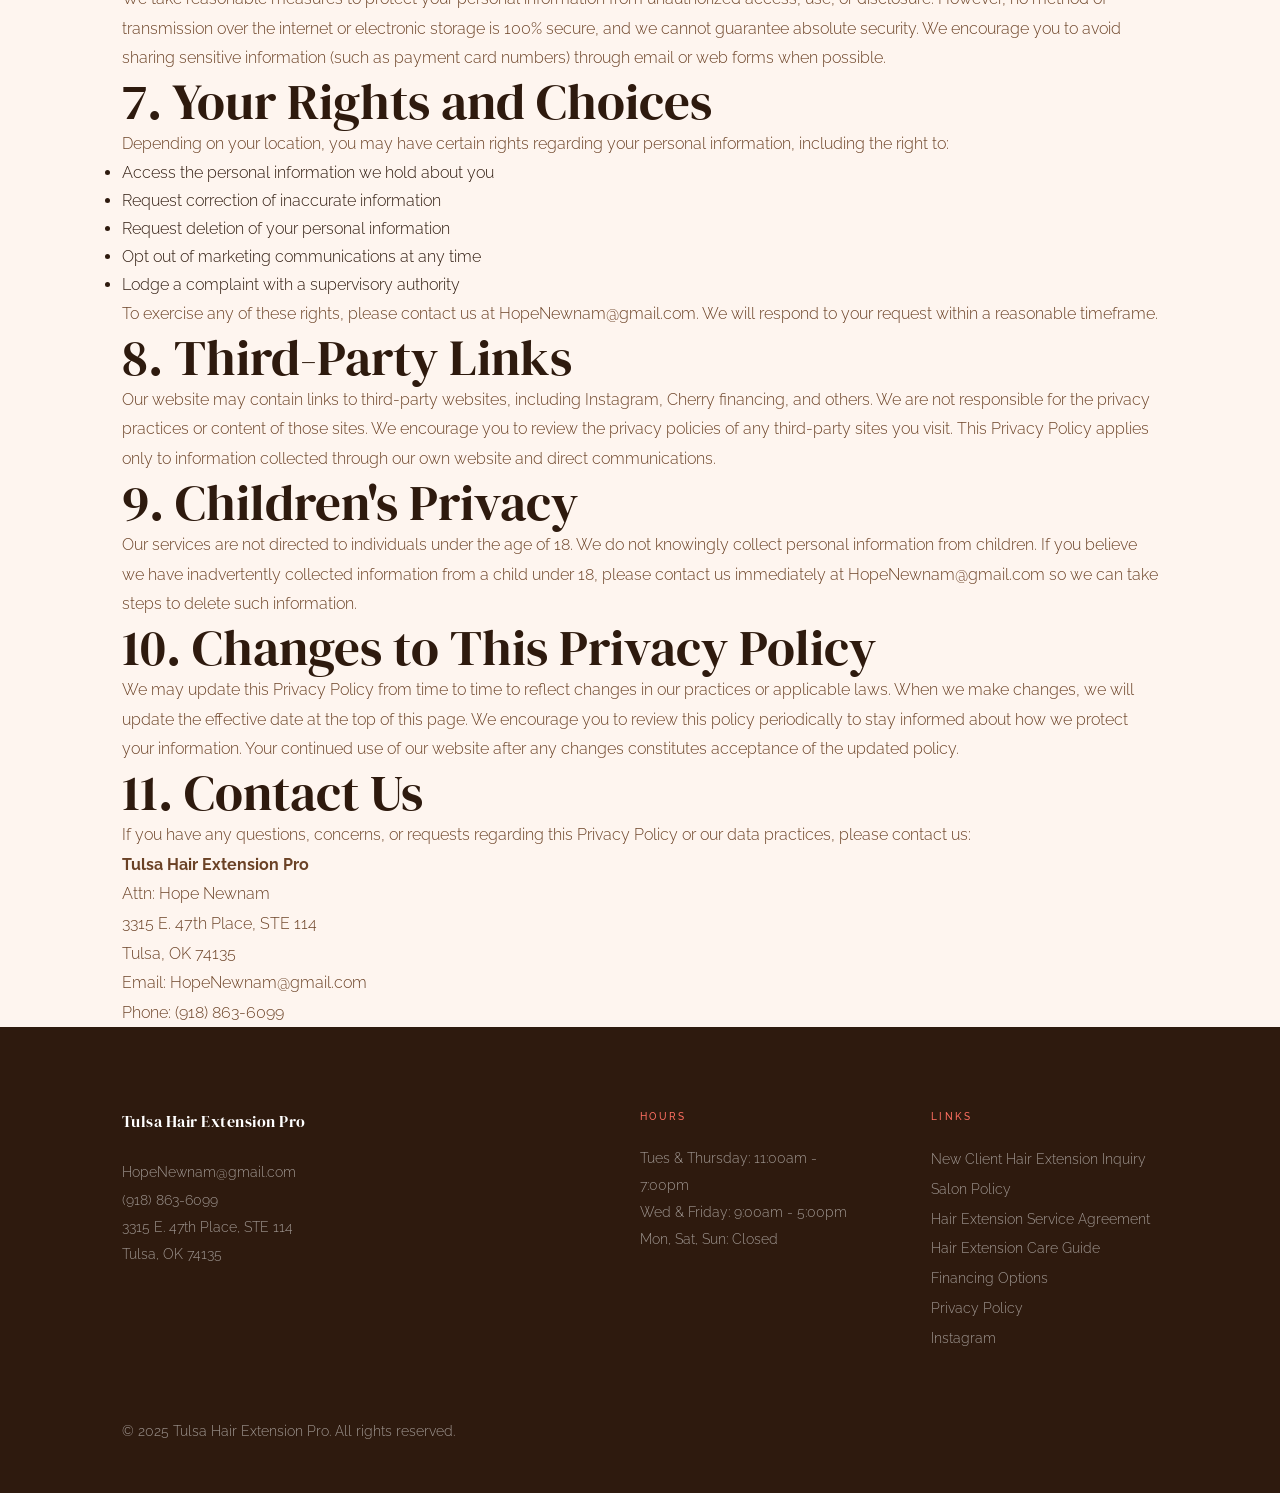
<file: privacy-policy.html>
<!DOCTYPE html>
<html lang="en">
<head>
  <meta charset="UTF-8">
  <meta name="viewport" content="width=device-width, initial-scale=1.0">
  <title>Privacy Policy | Tulsa Hair Extension Pro</title>
  <meta name="description" content="Privacy policy for Tulsa Hair Extension Pro by Hope Newnam.">
  <link rel="canonical" href="https://tulsahairextensionpro.com/privacy-policy">
  <meta property="og:title" content="Privacy Policy | Tulsa Hair Extension Pro">
  <meta property="og:description" content="Privacy policy for Tulsa Hair Extension Pro by Hope Newnam.">
  <meta property="og:url" content="https://tulsahairextensionpro.com/privacy-policy">
  <meta property="og:type" content="website">
  <meta property="og:image" content="https://images.leadconnectorhq.com/image/f_webp/q_80/r_1200/u_https://assets.cdn.filesafe.space/eOLOvMfs3a79iAm2eaMg/media/6795fbbf252fad666d952c15.jpeg">
  <meta name="twitter:card" content="summary_large_image">
  <link href="https://fonts.googleapis.com/css2?family=DM+Serif+Display:ital@0;1&family=Raleway:wght@200;300;400;500&display=swap" rel="stylesheet">
  <link rel="stylesheet" href="styles.css">
</head>
<body>

  <!-- ==============================
       NAVIGATION
       ============================== -->
  <nav class="nav scrolled" id="main-nav">
    <a href="index.html" class="nav-logo">Tulsa Hair Extension Pro</a>
    <div class="nav-toggle" id="nav-toggle" aria-label="Menu">
      <span></span>
      <span></span>
      <span></span>
    </div>
    <ul class="nav-links" id="nav-links">
      <li><a href="index.html#extension-types">Extensions</a></li>
      <li><a href="index.html#about-studio">About</a></li>
      <li><a href="index.html#hair-extension-faqs">FAQs</a></li>
      <li><a href="index.html#reviews">Reviews</a></li>
      <li><a href="inquiry.html" class="nav-book">Book</a></li>
    </ul>
  </nav>

  <!-- ==============================
       PAGE HERO
       ============================== -->
  <div class="page-hero">
    <div class="container">
      <span class="label">LEGAL</span>
      <h1>Privacy Policy</h1>
      <p class="subtitle">Effective date: January 1, 2025</p>
    </div>
  </div>

  <!-- ==============================
       PRIVACY POLICY CONTENT
       ============================== -->
  <main class="prose-page">
    <div class="container">
      <div class="prose-content">

        <p>Tulsa Hair Extension Pro ("we," "us," or "our"), operated by Hope Newnam, is committed to protecting your personal information and your right to privacy. This Privacy Policy explains how we collect, use, and safeguard the information you provide to us through our website at tulsahairextensionpro.com and through other communications with us.</p>

        <p>Please read this policy carefully. If you disagree with its terms, please discontinue use of our site. If you have questions, contact us at HopeNewnam@gmail.com.</p>

        <h2>1. Information We Collect</h2>
        <p>We collect information that you voluntarily provide to us when you fill out our inquiry form, contact us directly, or otherwise engage with our business. This may include:</p>
        <ul>
          <li>Full name</li>
          <li>Email address</li>
          <li>Phone number</li>
          <li>Social media usernames</li>
          <li>Information about your hair history and goals</li>
          <li>How you heard about us</li>
          <li>Any other information you choose to share with us</li>
        </ul>
        <p>We may also automatically collect certain information when you visit our website, including your IP address, browser type, device type, pages visited, and referring URLs through standard web analytics tools.</p>

        <h2>2. How We Use Your Information</h2>
        <p>We use the information we collect to:</p>
        <ul>
          <li>Respond to your inquiries and schedule consultations and appointments</li>
          <li>Provide and improve our hair extension services</li>
          <li>Communicate with you about your appointments, care instructions, and follow-ups</li>
          <li>Send occasional promotional communications (you may opt out at any time)</li>
          <li>Maintain records of your service history for professional purposes</li>
          <li>Comply with any applicable legal obligations</li>
        </ul>

        <h2>3. How We Share Your Information</h2>
        <p>We do not sell, trade, or rent your personal information to third parties. We may share your information only in the following limited circumstances:</p>
        <ul>
          <li><strong>Service providers:</strong> We may share information with trusted third-party service providers who assist us in operating our website or conducting our business (such as scheduling software, email platforms, or payment processors), subject to confidentiality agreements.</li>
          <li><strong>Legal requirements:</strong> We may disclose your information if required to do so by law or in response to valid requests by public authorities.</li>
          <li><strong>Business transfers:</strong> In the event of a merger, sale, or transfer of assets, your information may be transferred as part of that transaction.</li>
        </ul>

        <h2>4. Cookies and Tracking Technologies</h2>
        <p>Our website may use cookies and similar tracking technologies to enhance your browsing experience and collect information about how our site is used. Cookies are small data files stored on your device. You can instruct your browser to refuse cookies or alert you when cookies are being sent. However, some features of our website may not function properly if cookies are disabled.</p>
        <p>We may use third-party analytics services such as Google Analytics to help us understand how visitors use our site. These services may collect information sent by your browser as part of a web page request, including cookies and your IP address.</p>

        <h2>5. Data Retention</h2>
        <p>We retain your personal information for as long as is necessary to fulfill the purposes outlined in this Privacy Policy, unless a longer retention period is required or permitted by law. Client service records may be retained for up to 7 years for business and legal purposes. You may request deletion of your information at any time by contacting us, subject to any legal obligations we may have to retain certain records.</p>

        <h2>6. Data Security</h2>
        <p>We take reasonable measures to protect your personal information from unauthorized access, use, or disclosure. However, no method of transmission over the internet or electronic storage is 100% secure, and we cannot guarantee absolute security. We encourage you to avoid sharing sensitive information (such as payment card numbers) through email or web forms when possible.</p>

        <h2>7. Your Rights and Choices</h2>
        <p>Depending on your location, you may have certain rights regarding your personal information, including the right to:</p>
        <ul>
          <li>Access the personal information we hold about you</li>
          <li>Request correction of inaccurate information</li>
          <li>Request deletion of your personal information</li>
          <li>Opt out of marketing communications at any time</li>
          <li>Lodge a complaint with a supervisory authority</li>
        </ul>
        <p>To exercise any of these rights, please contact us at HopeNewnam@gmail.com. We will respond to your request within a reasonable timeframe.</p>

        <h2>8. Third-Party Links</h2>
        <p>Our website may contain links to third-party websites, including Instagram, Cherry financing, and others. We are not responsible for the privacy practices or content of those sites. We encourage you to review the privacy policies of any third-party sites you visit. This Privacy Policy applies only to information collected through our own website and direct communications.</p>

        <h2>9. Children's Privacy</h2>
        <p>Our services are not directed to individuals under the age of 18. We do not knowingly collect personal information from children. If you believe we have inadvertently collected information from a child under 18, please contact us immediately at HopeNewnam@gmail.com so we can take steps to delete such information.</p>

        <h2>10. Changes to This Privacy Policy</h2>
        <p>We may update this Privacy Policy from time to time to reflect changes in our practices or applicable laws. When we make changes, we will update the effective date at the top of this page. We encourage you to review this policy periodically to stay informed about how we protect your information. Your continued use of our website after any changes constitutes acceptance of the updated policy.</p>

        <h2>11. Contact Us</h2>
        <p>If you have any questions, concerns, or requests regarding this Privacy Policy or our data practices, please contact us:</p>
        <p>
          <strong>Tulsa Hair Extension Pro</strong><br>
          Attn: Hope Newnam<br>
          3315 E. 47th Place, STE 114<br>
          Tulsa, OK 74135<br>
          Email: <a href="mailto:HopeNewnam@gmail.com">HopeNewnam@gmail.com</a><br>
          Phone: <a href="tel:+19188636099">(918) 863-6099</a>
        </p>

      </div>
    </div>
  </main>

  <!-- ==============================
       FOOTER
       ============================== -->
  <footer class="footer">
    <div class="container">
      <div class="footer-grid">
        <div class="footer-brand">
          <span class="footer-logo">Tulsa Hair Extension Pro</span>
          <div class="footer-contact">
            <a href="mailto:HopeNewnam@gmail.com">HopeNewnam@gmail.com</a>
            <a href="tel:+19188636099">(918) 863-6099</a>
            <p>3315 E. 47th Place, STE 114<br>Tulsa, OK 74135</p>
          </div>
        </div>
        <div class="footer-hours">
          <span class="footer-col-title">Hours</span>
          <p>Tues &amp; Thursday: 11:00am - 7:00pm</p>
          <p>Wed &amp; Friday: 9:00am - 5:00pm</p>
          <p>Mon, Sat, Sun: Closed</p>
        </div>
        <div>
          <span class="footer-col-title">Links</span>
          <ul class="footer-links">
            <li><a href="inquiry.html">New Client Hair Extension Inquiry</a></li>
            <li><a href="salon-policy.html">Salon Policy</a></li>
            <li><a href="service-agreement.html">Hair Extension Service Agreement</a></li>
            <li><a href="care-guide.html">Hair Extension Care Guide</a></li>
            <li><a href="https://pay.withcherry.com/hopenewnam" target="_blank" rel="noopener">Financing Options</a></li>
            <li><a href="privacy-policy.html">Privacy Policy</a></li>
            <li><a href="https://www.instagram.com/tulsahairextensionpro/" target="_blank" rel="noopener">Instagram</a></li>
          </ul>
        </div>
      </div>
      <div class="footer-bottom">
        <p>&copy; 2025 Tulsa Hair Extension Pro. All rights reserved.</p>
      </div>
    </div>
  </footer>

  <script>
    const toggle = document.getElementById('nav-toggle');
    const navLinks = document.getElementById('nav-links');
    toggle.addEventListener('click', () => navLinks.classList.toggle('open'));
    navLinks.querySelectorAll('a').forEach(link => {
      link.addEventListener('click', () => navLinks.classList.remove('open'));
    });
  </script>
</body>
</html>
</file>
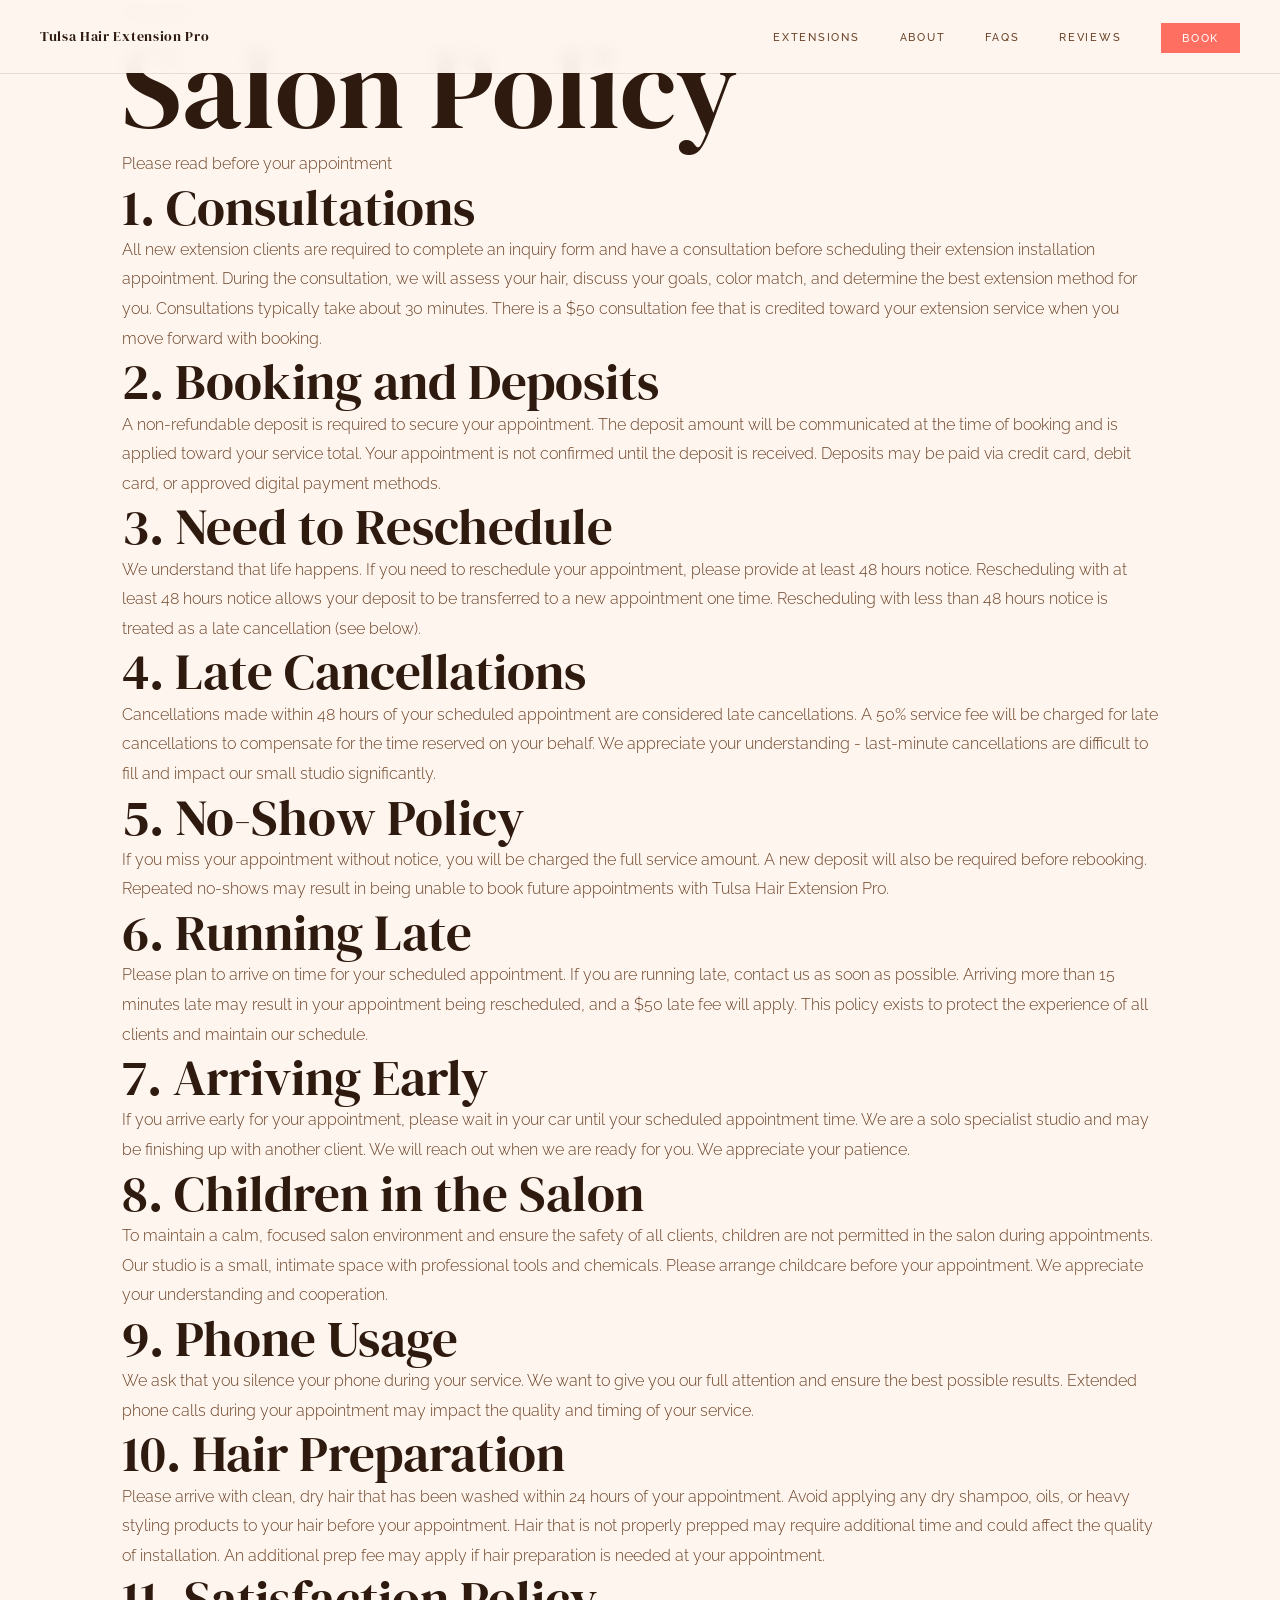
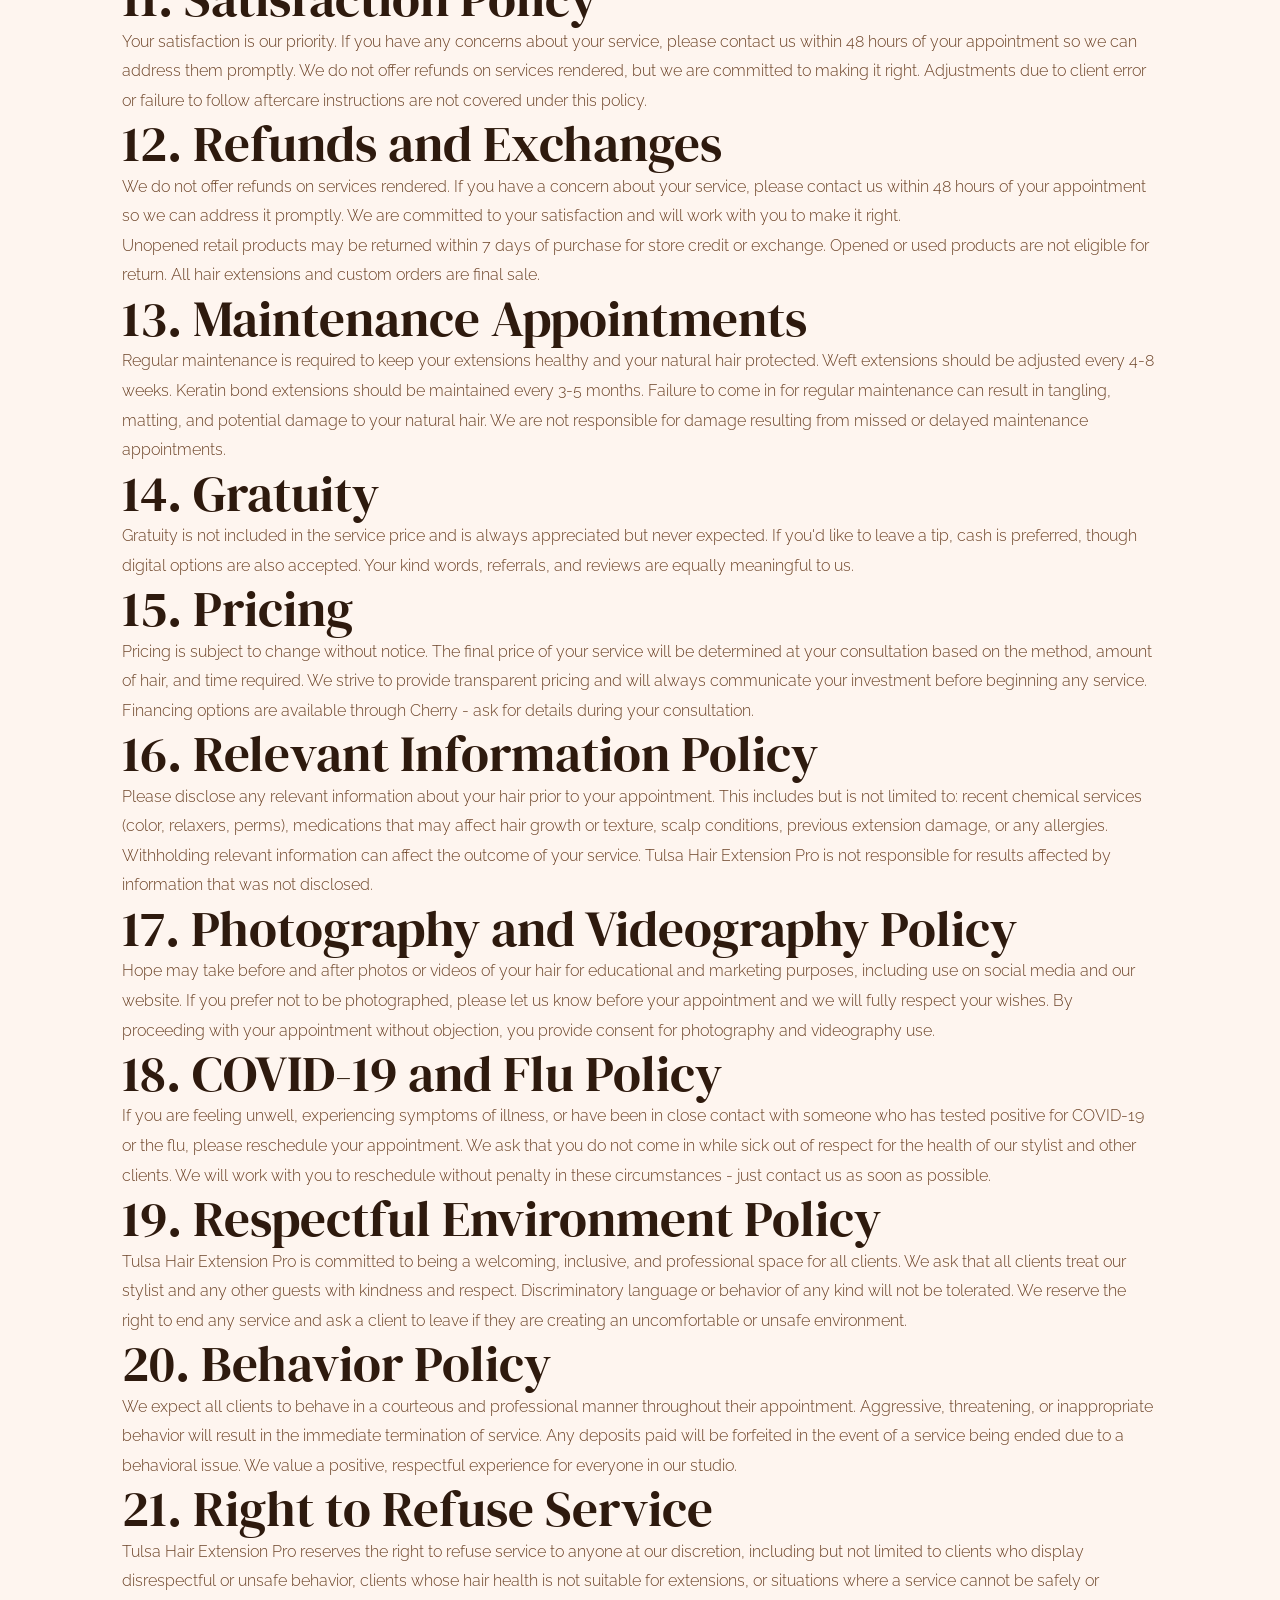
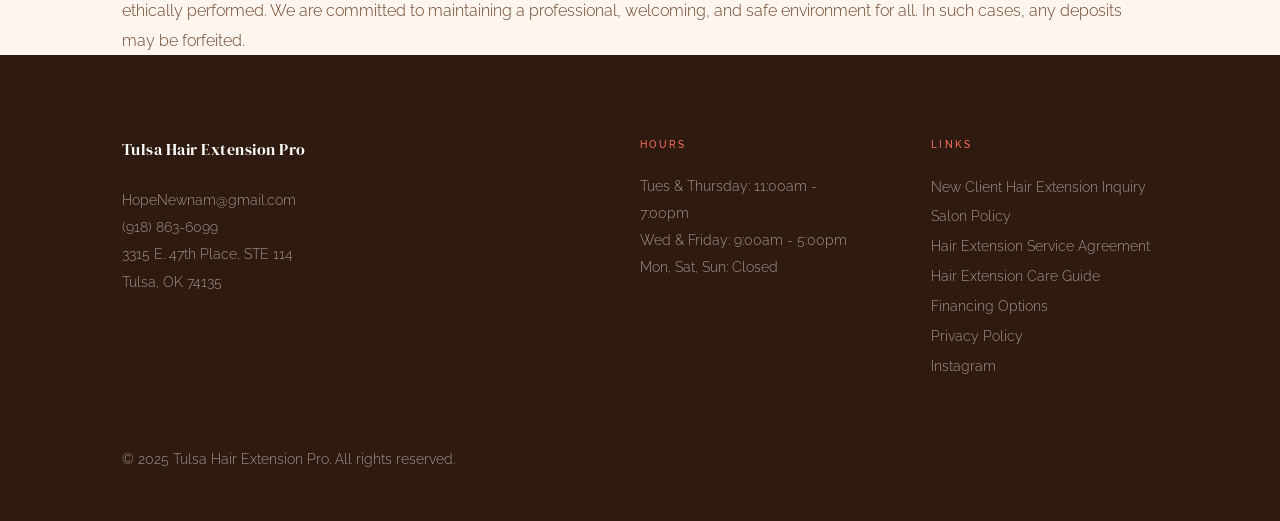
<file: salon-policy.html>
<!DOCTYPE html>
<html lang="en">
<head>
  <meta charset="UTF-8">
  <meta name="viewport" content="width=device-width, initial-scale=1.0">
  <title>Salon Policy | Tulsa Hair Extension Pro</title>
  <meta name="description" content="Salon policies for Tulsa Hair Extension Pro - cancellations, no-shows, late arrivals, gratuity, and more.">
  <link rel="canonical" href="https://tulsahairextensionpro.com/salon-policy">
  <meta property="og:title" content="Salon Policy | Tulsa Hair Extension Pro">
  <meta property="og:description" content="Salon policies for Tulsa Hair Extension Pro - cancellations, no-shows, late arrivals, gratuity, and more.">
  <meta property="og:url" content="https://tulsahairextensionpro.com/salon-policy">
  <meta property="og:type" content="website">
  <meta property="og:image" content="https://images.leadconnectorhq.com/image/f_webp/q_80/r_1200/u_https://assets.cdn.filesafe.space/eOLOvMfs3a79iAm2eaMg/media/6795fbbf252fad666d952c15.jpeg">
  <meta name="twitter:card" content="summary_large_image">
  <link href="https://fonts.googleapis.com/css2?family=DM+Serif+Display:ital@0;1&family=Raleway:wght@200;300;400;500&display=swap" rel="stylesheet">
  <link rel="stylesheet" href="styles.css">
</head>
<body>

  <!-- ==============================
       NAVIGATION
       ============================== -->
  <nav class="nav scrolled" id="main-nav">
    <a href="index.html" class="nav-logo">Tulsa Hair Extension Pro</a>
    <div class="nav-toggle" id="nav-toggle" aria-label="Menu">
      <span></span>
      <span></span>
      <span></span>
    </div>
    <ul class="nav-links" id="nav-links">
      <li><a href="index.html#extension-types">Extensions</a></li>
      <li><a href="index.html#about-studio">About</a></li>
      <li><a href="index.html#hair-extension-faqs">FAQs</a></li>
      <li><a href="index.html#reviews">Reviews</a></li>
      <li><a href="inquiry.html" class="nav-book">Book</a></li>
    </ul>
  </nav>

  <!-- ==============================
       PAGE HERO
       ============================== -->
  <div class="page-hero">
    <div class="container">
      <span class="label">POLICIES</span>
      <h1>Salon Policy</h1>
      <p class="subtitle">Please read before your appointment</p>
    </div>
  </div>

  <!-- ==============================
       POLICY CONTENT
       ============================== -->
  <main class="prose-page">
    <div class="container">
      <div class="prose-content">

        <h2>1. Consultations</h2>
        <p>All new extension clients are required to complete an inquiry form and have a consultation before scheduling their extension installation appointment. During the consultation, we will assess your hair, discuss your goals, color match, and determine the best extension method for you. Consultations typically take about 30 minutes. There is a $50 consultation fee that is credited toward your extension service when you move forward with booking.</p>

        <h2>2. Booking and Deposits</h2>
        <p>A non-refundable deposit is required to secure your appointment. The deposit amount will be communicated at the time of booking and is applied toward your service total. Your appointment is not confirmed until the deposit is received. Deposits may be paid via credit card, debit card, or approved digital payment methods.</p>

        <h2>3. Need to Reschedule</h2>
        <p>We understand that life happens. If you need to reschedule your appointment, please provide at least 48 hours notice. Rescheduling with at least 48 hours notice allows your deposit to be transferred to a new appointment one time. Rescheduling with less than 48 hours notice is treated as a late cancellation (see below).</p>

        <h2>4. Late Cancellations</h2>
        <p>Cancellations made within 48 hours of your scheduled appointment are considered late cancellations. A 50% service fee will be charged for late cancellations to compensate for the time reserved on your behalf. We appreciate your understanding - last-minute cancellations are difficult to fill and impact our small studio significantly.</p>

        <h2>5. No-Show Policy</h2>
        <p>If you miss your appointment without notice, you will be charged the full service amount. A new deposit will also be required before rebooking. Repeated no-shows may result in being unable to book future appointments with Tulsa Hair Extension Pro.</p>

        <h2>6. Running Late</h2>
        <p>Please plan to arrive on time for your scheduled appointment. If you are running late, contact us as soon as possible. Arriving more than 15 minutes late may result in your appointment being rescheduled, and a $50 late fee will apply. This policy exists to protect the experience of all clients and maintain our schedule.</p>

        <h2>7. Arriving Early</h2>
        <p>If you arrive early for your appointment, please wait in your car until your scheduled appointment time. We are a solo specialist studio and may be finishing up with another client. We will reach out when we are ready for you. We appreciate your patience.</p>

        <h2>8. Children in the Salon</h2>
        <p>To maintain a calm, focused salon environment and ensure the safety of all clients, children are not permitted in the salon during appointments. Our studio is a small, intimate space with professional tools and chemicals. Please arrange childcare before your appointment. We appreciate your understanding and cooperation.</p>

        <h2>9. Phone Usage</h2>
        <p>We ask that you silence your phone during your service. We want to give you our full attention and ensure the best possible results. Extended phone calls during your appointment may impact the quality and timing of your service.</p>

        <h2>10. Hair Preparation</h2>
        <p>Please arrive with clean, dry hair that has been washed within 24 hours of your appointment. Avoid applying any dry shampoo, oils, or heavy styling products to your hair before your appointment. Hair that is not properly prepped may require additional time and could affect the quality of installation. An additional prep fee may apply if hair preparation is needed at your appointment.</p>

        <h2>11. Satisfaction Policy</h2>
        <p>Your satisfaction is our priority. If you have any concerns about your service, please contact us within 48 hours of your appointment so we can address them promptly. We do not offer refunds on services rendered, but we are committed to making it right. Adjustments due to client error or failure to follow aftercare instructions are not covered under this policy.</p>

        <h2>12. Refunds and Exchanges</h2>
        <p>We do not offer refunds on services rendered. If you have a concern about your service, please contact us within 48 hours of your appointment so we can address it promptly. We are committed to your satisfaction and will work with you to make it right.</p>
        <p>Unopened retail products may be returned within 7 days of purchase for store credit or exchange. Opened or used products are not eligible for return. All hair extensions and custom orders are final sale.</p>

        <h2>13. Maintenance Appointments</h2>
        <p>Regular maintenance is required to keep your extensions healthy and your natural hair protected. Weft extensions should be adjusted every 4-8 weeks. Keratin bond extensions should be maintained every 3-5 months. Failure to come in for regular maintenance can result in tangling, matting, and potential damage to your natural hair. We are not responsible for damage resulting from missed or delayed maintenance appointments.</p>

        <h2>14. Gratuity</h2>
        <p>Gratuity is not included in the service price and is always appreciated but never expected. If you'd like to leave a tip, cash is preferred, though digital options are also accepted. Your kind words, referrals, and reviews are equally meaningful to us.</p>

        <h2>15. Pricing</h2>
        <p>Pricing is subject to change without notice. The final price of your service will be determined at your consultation based on the method, amount of hair, and time required. We strive to provide transparent pricing and will always communicate your investment before beginning any service. Financing options are available through Cherry - ask for details during your consultation.</p>

        <h2>16. Relevant Information Policy</h2>
        <p>Please disclose any relevant information about your hair prior to your appointment. This includes but is not limited to: recent chemical services (color, relaxers, perms), medications that may affect hair growth or texture, scalp conditions, previous extension damage, or any allergies. Withholding relevant information can affect the outcome of your service. Tulsa Hair Extension Pro is not responsible for results affected by information that was not disclosed.</p>

        <h2>17. Photography and Videography Policy</h2>
        <p>Hope may take before and after photos or videos of your hair for educational and marketing purposes, including use on social media and our website. If you prefer not to be photographed, please let us know before your appointment and we will fully respect your wishes. By proceeding with your appointment without objection, you provide consent for photography and videography use.</p>

        <h2>18. COVID-19 and Flu Policy</h2>
        <p>If you are feeling unwell, experiencing symptoms of illness, or have been in close contact with someone who has tested positive for COVID-19 or the flu, please reschedule your appointment. We ask that you do not come in while sick out of respect for the health of our stylist and other clients. We will work with you to reschedule without penalty in these circumstances - just contact us as soon as possible.</p>

        <h2>19. Respectful Environment Policy</h2>
        <p>Tulsa Hair Extension Pro is committed to being a welcoming, inclusive, and professional space for all clients. We ask that all clients treat our stylist and any other guests with kindness and respect. Discriminatory language or behavior of any kind will not be tolerated. We reserve the right to end any service and ask a client to leave if they are creating an uncomfortable or unsafe environment.</p>

        <h2>20. Behavior Policy</h2>
        <p>We expect all clients to behave in a courteous and professional manner throughout their appointment. Aggressive, threatening, or inappropriate behavior will result in the immediate termination of service. Any deposits paid will be forfeited in the event of a service being ended due to a behavioral issue. We value a positive, respectful experience for everyone in our studio.</p>

        <h2>21. Right to Refuse Service</h2>
        <p>Tulsa Hair Extension Pro reserves the right to refuse service to anyone at our discretion, including but not limited to clients who display disrespectful or unsafe behavior, clients whose hair health is not suitable for extensions, or situations where a service cannot be safely or ethically performed. We are committed to maintaining a professional, welcoming, and safe environment for all. In such cases, any deposits may be forfeited.</p>

      </div>
    </div>
  </main>

  <!-- ==============================
       FOOTER
       ============================== -->
  <footer class="footer">
    <div class="container">
      <div class="footer-grid">
        <div class="footer-brand">
          <span class="footer-logo">Tulsa Hair Extension Pro</span>
          <div class="footer-contact">
            <a href="mailto:HopeNewnam@gmail.com">HopeNewnam@gmail.com</a>
            <a href="tel:+19188636099">(918) 863-6099</a>
            <p>3315 E. 47th Place, STE 114<br>Tulsa, OK 74135</p>
          </div>
        </div>
        <div class="footer-hours">
          <span class="footer-col-title">Hours</span>
          <p>Tues &amp; Thursday: 11:00am - 7:00pm</p>
          <p>Wed &amp; Friday: 9:00am - 5:00pm</p>
          <p>Mon, Sat, Sun: Closed</p>
        </div>
        <div>
          <span class="footer-col-title">Links</span>
          <ul class="footer-links">
            <li><a href="inquiry.html">New Client Hair Extension Inquiry</a></li>
            <li><a href="salon-policy.html">Salon Policy</a></li>
            <li><a href="service-agreement.html">Hair Extension Service Agreement</a></li>
            <li><a href="care-guide.html">Hair Extension Care Guide</a></li>
            <li><a href="https://pay.withcherry.com/hopenewnam" target="_blank" rel="noopener">Financing Options</a></li>
            <li><a href="privacy-policy.html">Privacy Policy</a></li>
            <li><a href="https://www.instagram.com/tulsahairextensionpro/" target="_blank" rel="noopener">Instagram</a></li>
          </ul>
        </div>
      </div>
      <div class="footer-bottom">
        <p>&copy; 2025 Tulsa Hair Extension Pro. All rights reserved.</p>
      </div>
    </div>
  </footer>

  <script>
    const toggle = document.getElementById('nav-toggle');
    const navLinks = document.getElementById('nav-links');
    toggle.addEventListener('click', () => navLinks.classList.toggle('open'));
    navLinks.querySelectorAll('a').forEach(link => {
      link.addEventListener('click', () => navLinks.classList.remove('open'));
    });
  </script>
</body>
</html>
</file>
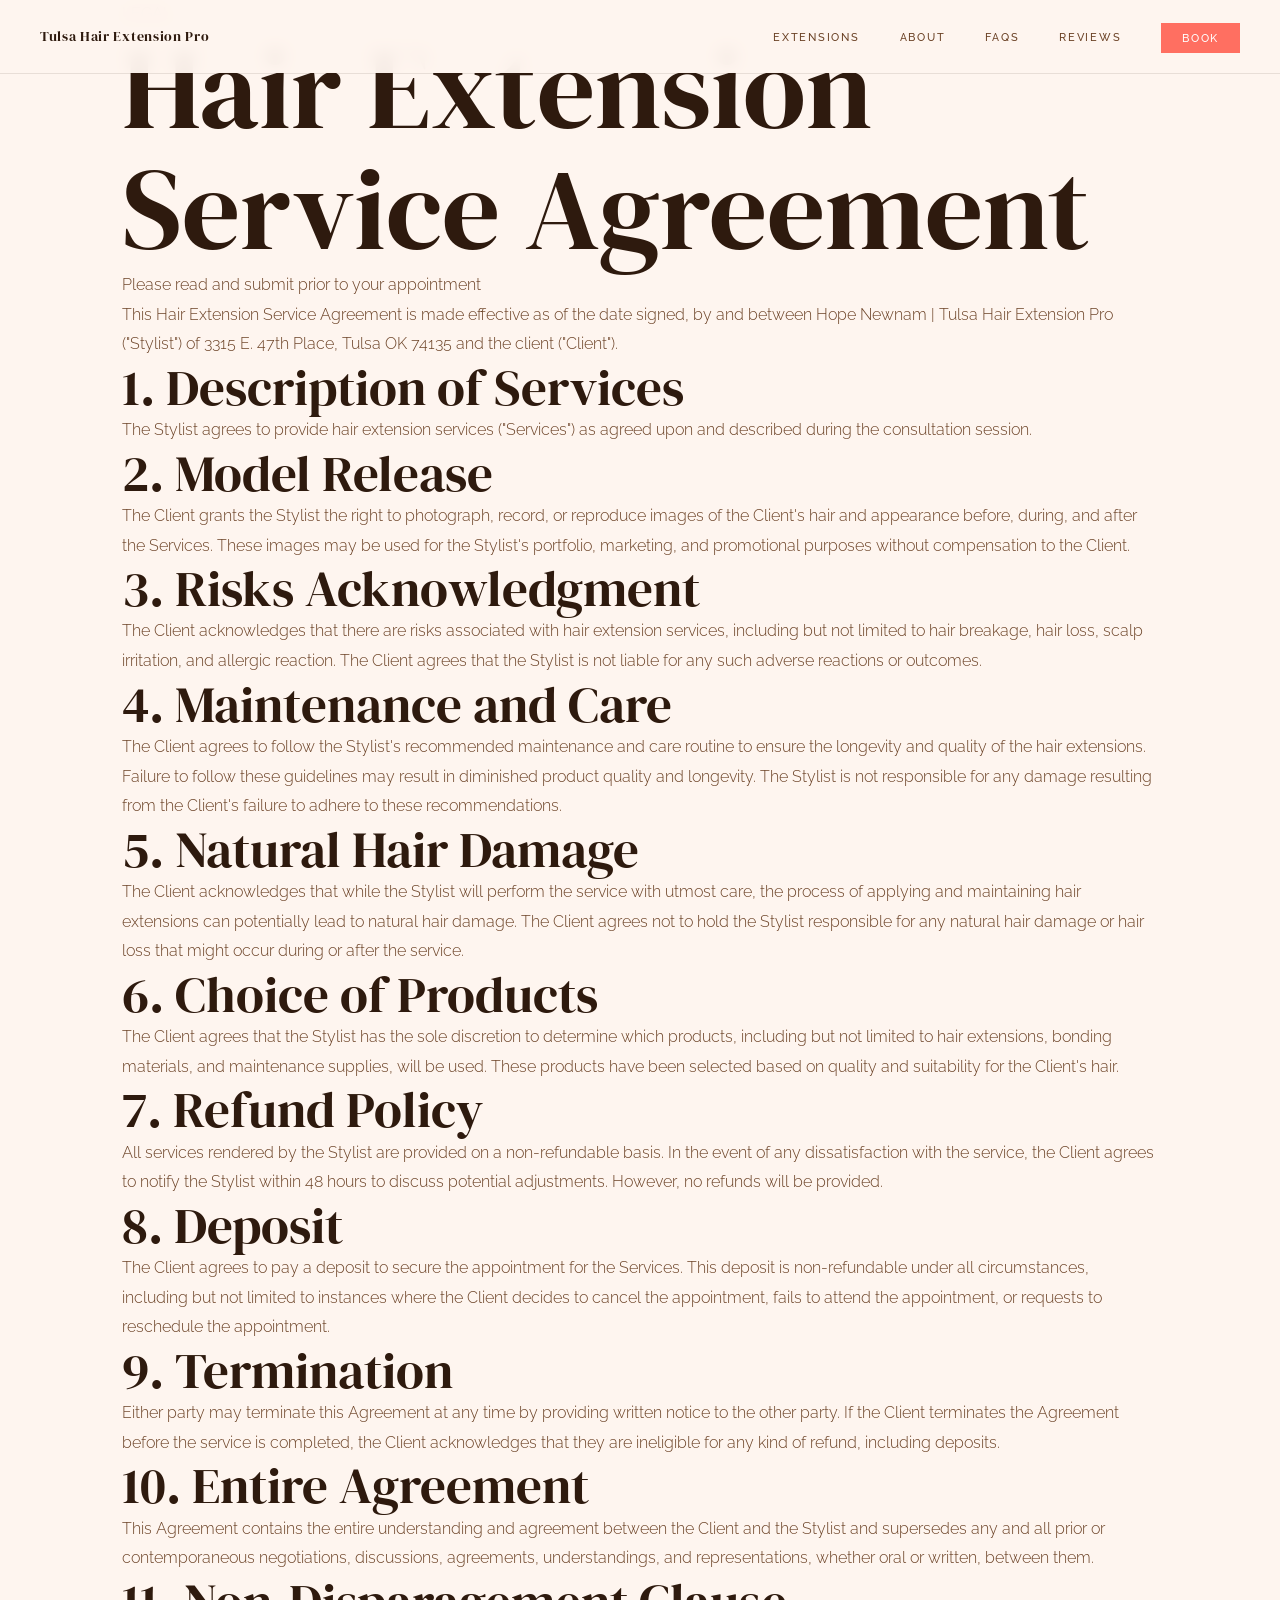
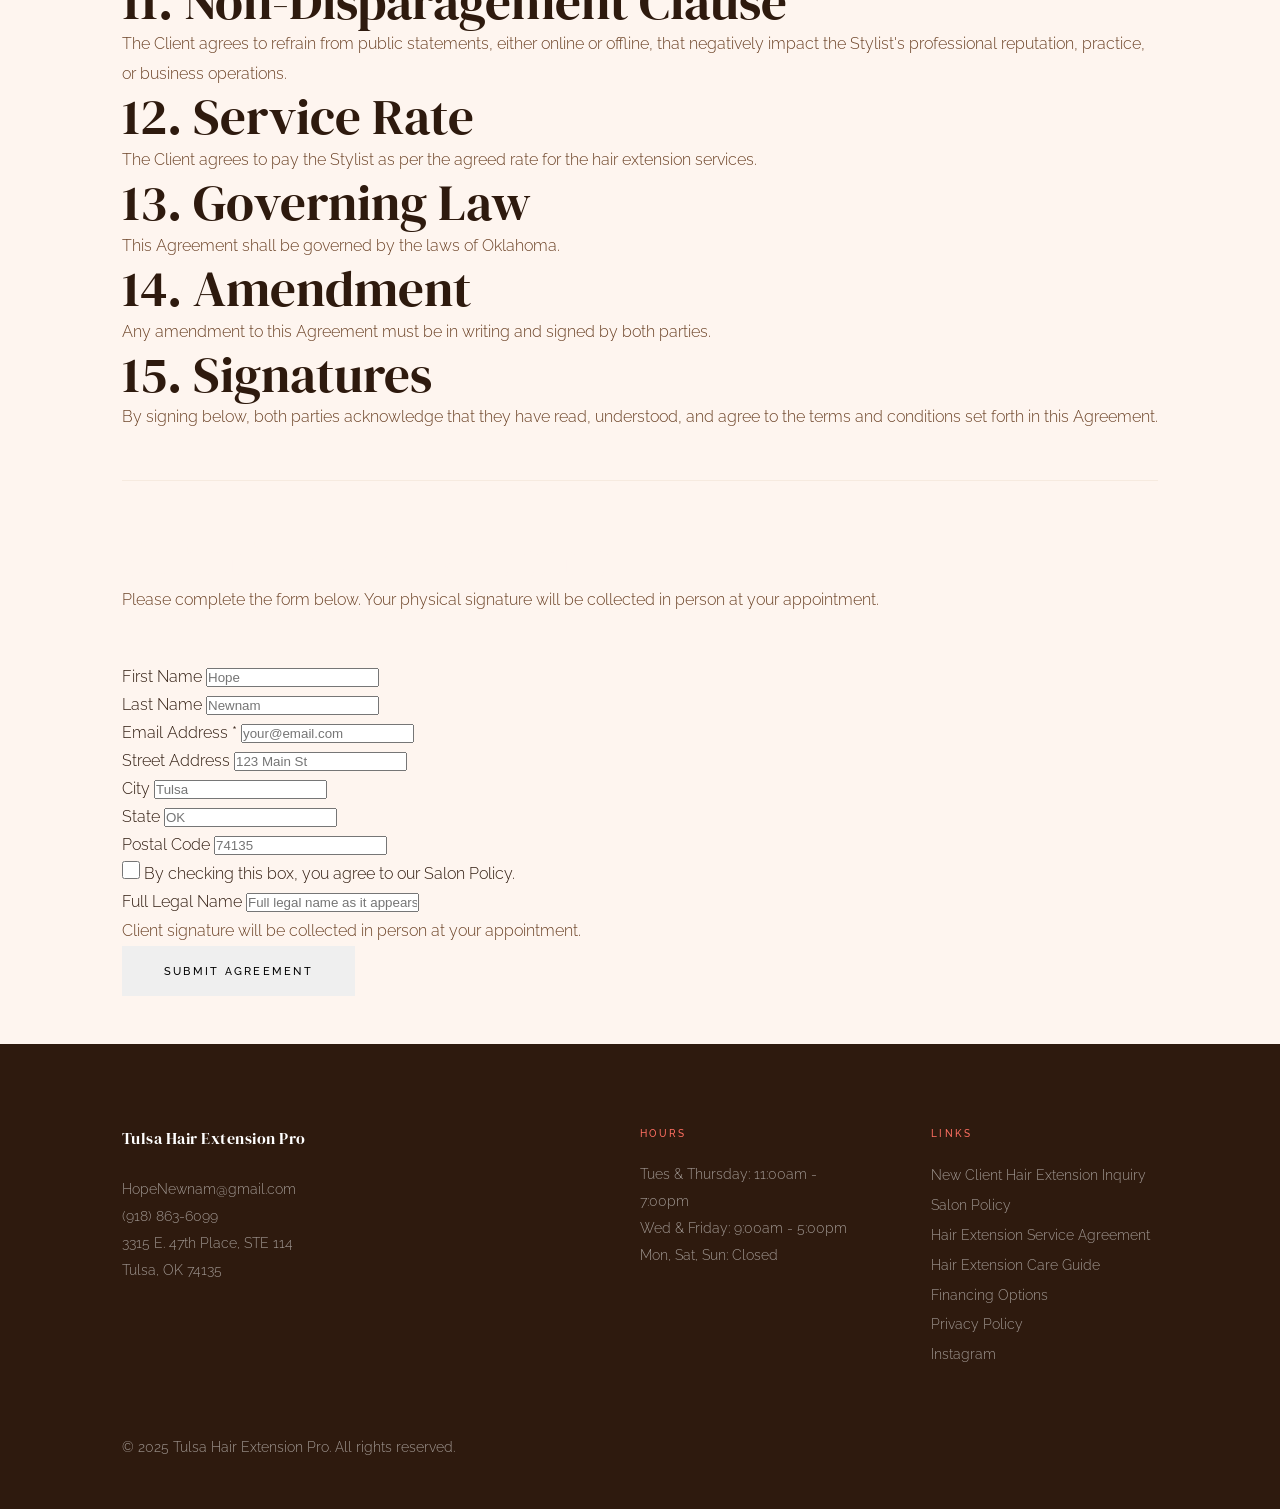
<file: service-agreement.html>
<!DOCTYPE html>
<html lang="en">
<head>
  <meta charset="UTF-8">
  <meta name="viewport" content="width=device-width, initial-scale=1.0">
  <title>Hair Extension Service Agreement | Tulsa Hair Extension Pro</title>
  <meta name="description" content="Hair Extension Service Agreement for Tulsa Hair Extension Pro by Hope Newnam. Read and submit prior to your appointment.">
  <link rel="canonical" href="https://tulsahairextensionpro.com/service-agreement">
  <meta property="og:title" content="Hair Extension Service Agreement | Tulsa Hair Extension Pro">
  <meta property="og:description" content="Hair Extension Service Agreement for Tulsa Hair Extension Pro by Hope Newnam.">
  <meta property="og:url" content="https://tulsahairextensionpro.com/service-agreement">
  <meta property="og:type" content="website">
  <meta property="og:image" content="https://images.leadconnectorhq.com/image/f_webp/q_80/r_1200/u_https://assets.cdn.filesafe.space/eOLOvMfs3a79iAm2eaMg/media/6997bcea3873af64cdbf9e58.jpeg">
  <meta name="twitter:card" content="summary_large_image">
  <link href="https://fonts.googleapis.com/css2?family=DM+Serif+Display:ital@0;1&family=Raleway:wght@200;300;400;500&display=swap" rel="stylesheet">
  <link rel="stylesheet" href="styles.css">
</head>
<body>

  <!-- ==============================
       NAVIGATION
       ============================== -->
  <nav class="nav scrolled" id="main-nav">
    <a href="index.html" class="nav-logo">Tulsa Hair Extension Pro</a>
    <div class="nav-toggle" id="nav-toggle" aria-label="Menu">
      <span></span>
      <span></span>
      <span></span>
    </div>
    <ul class="nav-links" id="nav-links">
      <li><a href="index.html#extension-types">Extensions</a></li>
      <li><a href="index.html#about-studio">About</a></li>
      <li><a href="index.html#hair-extension-faqs">FAQs</a></li>
      <li><a href="index.html#reviews">Reviews</a></li>
      <li><a href="inquiry.html" class="nav-book">Book</a></li>
    </ul>
  </nav>

  <!-- ==============================
       PAGE HERO
       ============================== -->
  <div class="page-hero">
    <div class="container">
      <span class="label">LEGAL</span>
      <h1>Hair Extension Service Agreement</h1>
      <p class="subtitle">Please read and submit prior to your appointment</p>
    </div>
  </div>

  <!-- ==============================
       AGREEMENT CONTENT
       ============================== -->
  <main class="prose-page">
    <div class="container">
      <div class="prose-content">

        <p>This Hair Extension Service Agreement is made effective as of the date signed, by and between Hope Newnam | Tulsa Hair Extension Pro ("Stylist") of 3315 E. 47th Place, Tulsa OK 74135 and the client ("Client").</p>

        <h2>1. Description of Services</h2>
        <p>The Stylist agrees to provide hair extension services ("Services") as agreed upon and described during the consultation session.</p>

        <h2>2. Model Release</h2>
        <p>The Client grants the Stylist the right to photograph, record, or reproduce images of the Client's hair and appearance before, during, and after the Services. These images may be used for the Stylist's portfolio, marketing, and promotional purposes without compensation to the Client.</p>

        <h2>3. Risks Acknowledgment</h2>
        <p>The Client acknowledges that there are risks associated with hair extension services, including but not limited to hair breakage, hair loss, scalp irritation, and allergic reaction. The Client agrees that the Stylist is not liable for any such adverse reactions or outcomes.</p>

        <h2>4. Maintenance and Care</h2>
        <p>The Client agrees to follow the Stylist's recommended maintenance and care routine to ensure the longevity and quality of the hair extensions. Failure to follow these guidelines may result in diminished product quality and longevity. The Stylist is not responsible for any damage resulting from the Client's failure to adhere to these recommendations.</p>

        <h2>5. Natural Hair Damage</h2>
        <p>The Client acknowledges that while the Stylist will perform the service with utmost care, the process of applying and maintaining hair extensions can potentially lead to natural hair damage. The Client agrees not to hold the Stylist responsible for any natural hair damage or hair loss that might occur during or after the service.</p>

        <h2>6. Choice of Products</h2>
        <p>The Client agrees that the Stylist has the sole discretion to determine which products, including but not limited to hair extensions, bonding materials, and maintenance supplies, will be used. These products have been selected based on quality and suitability for the Client's hair.</p>

        <h2>7. Refund Policy</h2>
        <p>All services rendered by the Stylist are provided on a non-refundable basis. In the event of any dissatisfaction with the service, the Client agrees to notify the Stylist within 48 hours to discuss potential adjustments. However, no refunds will be provided.</p>

        <h2>8. Deposit</h2>
        <p>The Client agrees to pay a deposit to secure the appointment for the Services. This deposit is non-refundable under all circumstances, including but not limited to instances where the Client decides to cancel the appointment, fails to attend the appointment, or requests to reschedule the appointment.</p>

        <h2>9. Termination</h2>
        <p>Either party may terminate this Agreement at any time by providing written notice to the other party. If the Client terminates the Agreement before the service is completed, the Client acknowledges that they are ineligible for any kind of refund, including deposits.</p>

        <h2>10. Entire Agreement</h2>
        <p>This Agreement contains the entire understanding and agreement between the Client and the Stylist and supersedes any and all prior or contemporaneous negotiations, discussions, agreements, understandings, and representations, whether oral or written, between them.</p>

        <h2>11. Non-Disparagement Clause</h2>
        <p>The Client agrees to refrain from public statements, either online or offline, that negatively impact the Stylist's professional reputation, practice, or business operations.</p>

        <h2>12. Service Rate</h2>
        <p>The Client agrees to pay the Stylist as per the agreed rate for the hair extension services.</p>

        <h2>13. Governing Law</h2>
        <p>This Agreement shall be governed by the laws of Oklahoma.</p>

        <h2>14. Amendment</h2>
        <p>Any amendment to this Agreement must be in writing and signed by both parties.</p>

        <h2>15. Signatures</h2>
        <p>By signing below, both parties acknowledge that they have read, understood, and agree to the terms and conditions set forth in this Agreement.</p>

        <hr style="border:none;border-top:1px solid rgba(197,168,130,0.15);margin:3rem 0;">

        <h2 style="color:var(--cream);">Submit Your Agreement</h2>
        <p>Please complete the form below. Your physical signature will be collected in person at your appointment.</p>

        <form class="form-card" action="mailto:hopenewnam@gmail.com" method="POST" enctype="text/plain" style="max-width:100%;padding:3rem 0;background:transparent;border:none;">

          <div class="form-grid-2">
            <div class="form-group">
              <label for="first_name">First Name</label>
              <input type="text" id="first_name" name="first_name" placeholder="Hope">
            </div>
            <div class="form-group">
              <label for="last_name">Last Name</label>
              <input type="text" id="last_name" name="last_name" placeholder="Newnam">
            </div>
          </div>

          <div class="form-group">
            <label for="email">Email Address *</label>
            <input type="email" id="email" name="email" required placeholder="your@email.com">
          </div>

          <div class="form-group">
            <label for="street_address">Street Address</label>
            <input type="text" id="street_address" name="street_address" placeholder="123 Main St">
          </div>

          <div class="form-grid-2">
            <div class="form-group">
              <label for="city">City</label>
              <input type="text" id="city" name="city" placeholder="Tulsa">
            </div>
            <div class="form-group">
              <label for="state">State</label>
              <input type="text" id="state" name="state" placeholder="OK">
            </div>
          </div>

          <div class="form-group">
            <label for="postal_code">Postal Code</label>
            <input type="text" id="postal_code" name="postal_code" placeholder="74135">
          </div>

          <div class="form-group">
            <label class="radio-label" style="align-items:flex-start;gap:1rem;">
              <input type="checkbox" name="salon_policy_agreement" value="agreed" required style="width:18px;height:18px;flex-shrink:0;margin-top:2px;accent-color:var(--gold);border-bottom:none;padding:0;">
              <span>By checking this box, you agree to our <a href="salon-policy.html">Salon Policy</a>.</span>
            </label>
          </div>

          <div class="form-group">
            <label for="legal_name">Full Legal Name</label>
            <input type="text" id="legal_name" name="legal_name" placeholder="Full legal name as it appears on your ID">
          </div>

          <p class="form-note">Client signature will be collected in person at your appointment.</p>

          <div class="form-submit">
            <button type="submit" class="btn btn-gold">SUBMIT AGREEMENT</button>
          </div>

        </form>

      </div>
    </div>
  </main>

  <!-- ==============================
       FOOTER
       ============================== -->
  <footer class="footer">
    <div class="container">
      <div class="footer-grid">
        <div class="footer-brand">
          <span class="footer-logo">Tulsa Hair Extension Pro</span>
          <div class="footer-contact">
            <a href="mailto:HopeNewnam@gmail.com">HopeNewnam@gmail.com</a>
            <a href="tel:+19188636099">(918) 863-6099</a>
            <p>3315 E. 47th Place, STE 114<br>Tulsa, OK 74135</p>
          </div>
        </div>
        <div class="footer-hours">
          <span class="footer-col-title">Hours</span>
          <p>Tues &amp; Thursday: 11:00am - 7:00pm</p>
          <p>Wed &amp; Friday: 9:00am - 5:00pm</p>
          <p>Mon, Sat, Sun: Closed</p>
        </div>
        <div>
          <span class="footer-col-title">Links</span>
          <ul class="footer-links">
            <li><a href="inquiry.html">New Client Hair Extension Inquiry</a></li>
            <li><a href="salon-policy.html">Salon Policy</a></li>
            <li><a href="service-agreement.html">Hair Extension Service Agreement</a></li>
            <li><a href="care-guide.html">Hair Extension Care Guide</a></li>
            <li><a href="https://pay.withcherry.com/hopenewnam" target="_blank" rel="noopener">Financing Options</a></li>
            <li><a href="privacy-policy.html">Privacy Policy</a></li>
            <li><a href="https://www.instagram.com/tulsahairextensionpro/" target="_blank" rel="noopener">Instagram</a></li>
          </ul>
        </div>
      </div>
      <div class="footer-bottom">
        <p>&copy; 2025 Tulsa Hair Extension Pro. All rights reserved.</p>
      </div>
    </div>
  </footer>

  <script>
    const toggle = document.getElementById('nav-toggle');
    const navLinks = document.getElementById('nav-links');
    toggle.addEventListener('click', () => navLinks.classList.toggle('open'));
    navLinks.querySelectorAll('a').forEach(link => {
      link.addEventListener('click', () => navLinks.classList.remove('open'));
    });
  </script>
</body>
</html>
</file>
<file: styles.css>
/* ============================================
   TULSA HAIR EXTENSION PRO
   Joyful Editorial Design System
   ============================================ */

:root {
  --coral:        #FF6F61;
  --coral-dark:   #E55A4D;
  --brown:        #2E1A0E;
  --brown-mid:    #6B4226;
  --cream:        #FEF5EF;
  --cream-dark:   #F5E6DC;
  --white:        #FFFFFF;
  --border:       rgba(46, 26, 14, 0.1);

  --font-display: 'DM Serif Display', serif;
  --font-body:    'Raleway', sans-serif;

  --ease-out:     cubic-bezier(0.16, 1, 0.3, 1);

  --max-content:  1600px;
}

/* ============================================
   RESET & BASE
   ============================================ */

*, *::before, *::after {
  box-sizing: border-box;
  margin: 0;
  padding: 0;
}

html {
  scroll-behavior: smooth;
  -webkit-text-size-adjust: 100%;
}

body {
  background: var(--cream);
  color: var(--brown);
  font-family: var(--font-body);
  font-weight: 300;
  font-size: 16px;
  line-height: 1.75;
  -webkit-font-smoothing: antialiased;
  overflow-x: hidden;
}

img {
  display: block;
  max-width: 100%;
}

a {
  color: inherit;
  text-decoration: none;
}

/* ============================================
   TYPOGRAPHY UTILITIES
   ============================================ */

.eyebrow {
  display: block;
  font-family: var(--font-body);
  font-size: 0.68rem;
  font-weight: 500;
  letter-spacing: 0.22em;
  text-transform: uppercase;
  color: var(--coral);
  margin-bottom: 1rem;
}

h1, h2, h3 {
  font-family: var(--font-display);
  font-weight: 400;
  line-height: 1.05;
  color: var(--brown);
}

h1 { font-size: clamp(3.5rem, 9vw, 9rem); }
h2 { font-size: clamp(2.2rem, 4vw, 4rem); line-height: 1.1; }
h3 { font-size: clamp(1.6rem, 2.5vw, 2.4rem); }

em { font-style: italic; color: var(--coral); }

p {
  font-family: var(--font-body);
  font-weight: 300;
  color: var(--brown-mid);
  line-height: 1.85;
}

.container {
  max-width: 1100px;
  margin: 0 auto;
  padding: 0 2rem;
}

/* ============================================
   BUTTONS
   ============================================ */

.btn {
  display: inline-block;
  font-family: var(--font-body);
  font-size: 0.7rem;
  font-weight: 500;
  letter-spacing: 0.2em;
  text-transform: uppercase;
  text-decoration: none;
  padding: 1rem 2.5rem;
  border: 2px solid transparent;
  cursor: pointer;
  touch-action: manipulation;
  transition: background-color 0.25s ease, color 0.25s ease, border-color 0.25s ease;
}

.btn-coral {
  background: var(--coral);
  color: var(--white);
  border-color: var(--coral);
}
.btn-coral:hover {
  background: var(--coral-dark);
  border-color: var(--coral-dark);
}

.btn-outline-dark {
  background: transparent;
  color: var(--brown);
  border-color: var(--brown);
}
.btn-outline-dark:hover {
  background: var(--brown);
  color: var(--white);
}

.btn-white {
  background: transparent;
  color: var(--white);
  border-color: var(--white);
}
.btn-white:hover {
  background: var(--white);
  color: var(--brown);
}

/* Focus visible */
.btn:focus-visible,
a:focus-visible,
button:focus-visible {
  outline: 3px solid var(--coral);
  outline-offset: 3px;
}

/* ============================================
   NAVIGATION
   ============================================ */

.nav {
  position: fixed;
  inset: 0 0 auto 0;
  z-index: 100;
  display: flex;
  align-items: center;
  justify-content: space-between;
  padding: 1.4rem 2.5rem;
  transition: background-color 0.3s ease, box-shadow 0.3s ease;
}

.nav.scrolled {
  background: rgba(254, 245, 239, 0.96);
  backdrop-filter: blur(8px);
  -webkit-backdrop-filter: blur(8px);
  box-shadow: 0 1px 0 var(--border);
}

.nav-logo {
  font-family: var(--font-display);
  font-size: 0.85rem;
  font-weight: 400;
  letter-spacing: 0.05em;
  color: var(--brown);
  text-decoration: none;
  flex-shrink: 0;
}

.nav-links {
  display: flex;
  align-items: center;
  gap: 2.5rem;
  list-style: none;
}

.nav-links a {
  font-size: 0.68rem;
  font-weight: 500;
  letter-spacing: 0.16em;
  text-transform: uppercase;
  color: var(--brown-mid);
  text-decoration: none;
  transition: color 0.2s ease;
}

.nav-links a:hover { color: var(--coral); }

.nav-book {
  background: var(--coral);
  color: var(--white) !important;
  padding: 0.55rem 1.3rem;
  transition: background-color 0.2s ease !important;
}

.nav-book:hover {
  background: var(--coral-dark) !important;
  color: var(--white) !important;
}

.nav-toggle {
  display: none;
  flex-direction: column;
  gap: 5px;
  cursor: pointer;
  padding: 6px;
  background: none;
  border: none;
  touch-action: manipulation;
}

.nav-toggle span {
  display: block;
  width: 22px;
  height: 1.5px;
  background: var(--brown);
  transition: transform 0.25s ease, opacity 0.25s ease;
}

/* ============================================
   HERO
   ============================================ */

.hero {
  min-height: 100vh;
  display: grid;
  grid-template-columns: 52% 48%;
  align-items: center;
  padding-top: 5rem;
  overflow: hidden;
}

.hero-text {
  padding: 6rem 3rem 6rem 5vw;
  position: relative;
  z-index: 2;
}

.hero-text .eyebrow {
  margin-bottom: 1.5rem;
}

.hero-headline {
  font-size: clamp(4rem, 9vw, 9.5rem);
  line-height: 0.95;
  margin-bottom: 2.5rem;
  letter-spacing: -0.02em;
}

.hero-headline em {
  font-size: 1.08em;
  display: block;
}

.hero-meta {
  display: flex;
  align-items: center;
  gap: 0.75rem;
  margin-bottom: 2.5rem;
}

.hero-stars {
  color: var(--coral);
  font-size: 0.95rem;
  letter-spacing: 0.08em;
}

.hero-rating-text {
  font-size: 0.75rem;
  font-weight: 400;
  letter-spacing: 0.15em;
  text-transform: uppercase;
  color: var(--brown-mid);
}

/* Photo composition */
.hero-photos {
  position: relative;
  height: 100vh;
  overflow: hidden;
}

.hero-photo {
  position: absolute;
  object-fit: cover;
  object-position: center top;
}

.hero-photo--back {
  width: 72%;
  height: 78%;
  right: 0;
  top: 6%;
  transform: rotate(-3deg);
  transform-origin: bottom right;
  box-shadow: -12px 20px 70px rgba(46, 26, 14, 0.2);
  z-index: 1;
}

.hero-photo--front {
  width: 58%;
  height: 68%;
  left: 4%;
  bottom: 4%;
  transform: rotate(2.5deg);
  transform-origin: bottom left;
  box-shadow: 12px 16px 60px rgba(46, 26, 14, 0.25);
  z-index: 2;
}

/* Rotating badge */
.rotating-badge {
  position: absolute;
  bottom: 14%;
  right: 3%;
  width: 120px;
  height: 120px;
  z-index: 3;
  display: flex;
  align-items: center;
  justify-content: center;
}

.rotating-badge svg {
  position: absolute;
  inset: 0;
  animation: spin 16s linear infinite;
  transform-origin: center;
}

.rotating-badge-center {
  font-size: 1.4rem;
  color: var(--coral);
  position: relative;
  z-index: 1;
  line-height: 1;
}

@keyframes spin {
  to { transform: rotate(360deg); }
}

@media (prefers-reduced-motion: reduce) {
  .rotating-badge svg { animation: none; }
}

/* ============================================
   ABOUT
   ============================================ */

.about {
  display: grid;
  grid-template-columns: 1fr 1fr;
  min-height: 85vh;
}

.about-image {
  overflow: hidden;
  position: relative;
}

.about-image img {
  width: 100%;
  height: 100%;
  object-fit: cover;
  object-position: center top;
}

.about-content {
  display: flex;
  flex-direction: column;
  justify-content: center;
  padding: 6rem 5vw 6rem 4rem;
  background: var(--cream-dark);
}

.about-headline {
  font-size: clamp(3rem, 5vw, 5rem);
  line-height: 1.0;
  margin-bottom: 2rem;
}

.about-content p {
  margin-bottom: 1.3rem;
  max-width: 440px;
}

.about-stat {
  display: flex;
  flex-direction: column;
  margin: 2rem 0;
  padding: 1.5rem 0;
  border-top: 1px solid var(--border);
  border-bottom: 1px solid var(--border);
}

.about-stat strong {
  font-family: var(--font-display);
  font-style: italic;
  font-size: 3.5rem;
  color: var(--coral);
  line-height: 1;
  font-weight: 400;
}

.about-stat span {
  font-size: 0.68rem;
  letter-spacing: 0.2em;
  text-transform: uppercase;
  color: var(--brown-mid);
  margin-top: 0.3rem;
}

/* ============================================
   BOOK CTA
   ============================================ */

.book-cta {
  padding: 7rem 2rem;
  text-align: center;
  background: var(--cream);
  border-top: 1px solid var(--border);
  border-bottom: 1px solid var(--border);
}

.book-cta h2 {
  margin: 0.5rem 0 1.5rem;
}

.book-cta-sub {
  max-width: 560px;
  margin: 0 auto 2.5rem;
}

/* ============================================
   EXTENSION PANELS
   ============================================ */

.extensions {
  background: var(--cream-dark);
}

.extensions-header {
  text-align: center;
  padding: 6rem 2rem 4rem;
  border-bottom: 1px solid var(--border);
}

.extensions-header h2 {
  margin-top: 0.5rem;
}

.extension-panel {
  display: grid;
  grid-template-columns: 1fr 1fr;
  min-height: 600px;
  border-bottom: 1px solid var(--border);
}

.extension-panel--flip {
  direction: rtl;
}

.extension-panel--flip > * {
  direction: ltr;
}

.extension-panel-image {
  overflow: hidden;
  position: relative;
  min-height: 600px;
}

.extension-panel-image img {
  position: absolute;
  inset: 0;
  width: 100%;
  height: 100%;
  object-fit: cover;
  object-position: center top;
  transition: transform 0.7s var(--ease-out);
}

.extension-panel:hover .extension-panel-image img {
  transform: scale(1.03);
}

.extension-panel-text {
  display: flex;
  flex-direction: column;
  justify-content: center;
  padding: 4rem 5vw;
  position: relative;
  background: var(--cream-dark);
}

.extension-number {
  font-family: var(--font-display);
  font-style: italic;
  font-size: 8rem;
  color: var(--coral);
  opacity: 0.1;
  line-height: 1;
  position: absolute;
  top: 2rem;
  right: 3rem;
  user-select: none;
  pointer-events: none;
}

.extension-panel-text h3 {
  margin-bottom: 1.2rem;
  position: relative;
}

.extension-panel-text p {
  max-width: 380px;
  position: relative;
}

/* ============================================
   INVESTMENT
   ============================================ */

.investment {
  text-align: center;
  padding: 7rem 2rem;
  background: var(--cream);
}

.investment .eyebrow {
  margin-bottom: 0.5rem;
}

.investment h2 {
  margin-bottom: 1.5rem;
}

.investment h2 em {
  font-size: 1em;
}

.investment p {
  max-width: 500px;
  margin: 0 auto 2.5rem;
}

/* ============================================
   GALLERY
   ============================================ */

.gallery-grid {
  display: grid;
  grid-template-columns: repeat(6, 1fr);
  gap: 3px;
}

.gallery-item {
  overflow: hidden;
  position: relative;
  aspect-ratio: 2 / 3;
}

.gallery-item img {
  position: absolute;
  inset: 0;
  width: 100%;
  height: 100%;
  object-fit: cover;
  object-position: center top;
  transition: transform 0.6s var(--ease-out);
}

.gallery-item:hover img {
  transform: scale(1.05);
}

/* ============================================
   PULL QUOTE
   ============================================ */

.pull-quote {
  background: var(--brown);
  padding: 9rem 2rem;
  text-align: center;
  position: relative;
  overflow: hidden;
}

.pull-quote-mark {
  position: absolute;
  font-family: var(--font-display);
  font-size: 22rem;
  color: rgba(255, 111, 97, 0.08);
  line-height: 1;
  top: -2rem;
  left: 50%;
  transform: translateX(-50%);
  user-select: none;
  pointer-events: none;
}

.pull-quote-stars {
  color: var(--coral);
  font-size: 1rem;
  letter-spacing: 0.1em;
  margin-bottom: 2rem;
  position: relative;
  z-index: 1;
}

.pull-quote blockquote {
  font-family: var(--font-display);
  font-style: italic;
  font-size: clamp(1.4rem, 2.8vw, 2.4rem);
  color: var(--white);
  line-height: 1.55;
  max-width: 860px;
  margin: 0 auto 2rem;
  position: relative;
  z-index: 1;
}

.pull-quote cite {
  display: block;
  font-family: var(--font-body);
  font-size: 0.7rem;
  font-weight: 500;
  letter-spacing: 0.22em;
  text-transform: uppercase;
  color: var(--coral);
  font-style: normal;
  position: relative;
  z-index: 1;
}

/* ============================================
   FAQs
   ============================================ */

.faqs {
  padding: 8rem 0;
  background: var(--cream);
}

.faqs-header {
  margin-bottom: 4rem;
  text-align: center;
}

.faqs-header h2 {
  margin-top: 0.5rem;
}

.faq-list {
  max-width: 740px;
  margin: 0 auto;
}

.faq-item {
  border-bottom: 1px solid var(--border);
}

.faq-question {
  width: 100%;
  display: flex;
  align-items: center;
  justify-content: space-between;
  gap: 1.5rem;
  padding: 1.6rem 0;
  background: none;
  border: none;
  cursor: pointer;
  text-align: left;
  touch-action: manipulation;
}

.faq-question span:first-child {
  font-family: var(--font-display);
  font-size: 1.05rem;
  color: var(--brown);
  font-weight: 400;
  flex: 1;
}

.faq-icon {
  font-size: 1.3rem;
  color: var(--coral);
  line-height: 1;
  transition: transform 0.25s ease;
  flex-shrink: 0;
}

.faq-question[aria-expanded="true"] .faq-icon {
  transform: rotate(45deg);
}

.faq-answer {
  padding-bottom: 1.5rem;
}

.faq-answer p {
  font-size: 0.95rem;
  line-height: 1.85;
}

.faq-answer a {
  color: var(--coral);
  text-decoration: underline;
}

/* ============================================
   REVIEWS
   ============================================ */

.reviews {
  padding: 8rem 0;
  background: var(--cream-dark);
}

.reviews .eyebrow {
  margin-bottom: 0.5rem;
}

.reviews h2 {
  margin-bottom: 0.75rem;
}

.reviews-rating {
  font-size: 0.85rem;
  color: var(--brown-mid);
  margin-bottom: 3.5rem;
}

.reviews-rating strong {
  color: var(--coral);
}

.reviews-widget {
  border: 1px solid var(--border);
  margin-bottom: 3.5rem;
  overflow: hidden;
}

.review-cards {
  display: grid;
  grid-template-columns: 1fr 1fr;
  gap: 1.5rem;
}

.review-card {
  background: var(--white);
  padding: 2.5rem;
  border: 1px solid var(--border);
}

.review-stars {
  color: var(--coral);
  font-size: 0.9rem;
  letter-spacing: 0.1em;
  margin-bottom: 1rem;
}

.review-card p {
  font-style: italic;
  font-size: 0.9rem;
  line-height: 1.85;
  margin-bottom: 1.25rem;
}

.review-card footer {
  font-family: var(--font-display);
  font-style: italic;
  font-size: 0.95rem;
  color: var(--coral);
}

/* ============================================
   INSTAGRAM CTA
   ============================================ */

.insta-cta {
  position: relative;
  min-height: 560px;
  display: flex;
  align-items: center;
  justify-content: center;
  text-align: center;
  overflow: hidden;
}

.insta-cta-bg {
  position: absolute;
  inset: 0;
}

.insta-cta-bg img {
  width: 100%;
  height: 100%;
  object-fit: cover;
  object-position: center 30%;
}

.insta-cta-overlay {
  position: absolute;
  inset: 0;
  background: rgba(46, 26, 14, 0.68);
}

.insta-cta-content {
  position: relative;
  z-index: 2;
  padding: 2rem;
}

.insta-cta-content h2 {
  color: var(--white);
  margin-bottom: 1rem;
}

.insta-cta-content h2 em {
  color: var(--coral);
}

.insta-handle {
  display: block;
  font-size: 0.78rem;
  letter-spacing: 0.2em;
  text-transform: uppercase;
  color: rgba(255, 255, 255, 0.75);
  margin-bottom: 2.5rem;
}

/* ============================================
   FOOTER
   ============================================ */

.footer {
  background: var(--brown);
  padding: 5rem 0 3rem;
}

.footer-grid {
  display: grid;
  grid-template-columns: 2fr 1fr 1fr;
  gap: 4rem;
  margin-bottom: 4rem;
}

.footer-logo {
  display: block;
  font-family: var(--font-display);
  font-size: 1rem;
  color: var(--white);
  margin-bottom: 1.5rem;
  letter-spacing: 0.03em;
}

.footer-contact a,
.footer-contact p {
  display: block;
  font-size: 0.85rem;
  color: rgba(255, 255, 255, 0.55);
  line-height: 2;
  text-decoration: none;
}

.footer-contact a:hover { color: var(--coral); }

.footer-col-title {
  display: block;
  font-size: 0.65rem;
  font-weight: 500;
  letter-spacing: 0.22em;
  text-transform: uppercase;
  color: var(--coral);
  margin-bottom: 1.2rem;
}

.footer p {
  color: rgba(255,255,255,0.55);
  font-size: 0.85rem;
  line-height: 2;
}

.footer-links {
  list-style: none;
}

.footer-links a {
  font-size: 0.85rem;
  color: rgba(255, 255, 255, 0.55);
  line-height: 2.2;
  transition: color 0.2s ease;
}

.footer-links a:hover { color: var(--coral); }

.footer-legal {
  border-top: 1px solid rgba(255, 255, 255, 0.08);
  padding-top: 2rem;
  text-align: center;
  font-size: 0.75rem !important;
  opacity: 0.4;
}

/* ============================================
   SCROLL REVEAL
   ============================================ */

[data-reveal] {
  opacity: 0;
  transform: translateY(28px);
  transition: opacity 0.8s var(--ease-out), transform 0.8s var(--ease-out);
}

[data-reveal].revealed {
  opacity: 1;
  transform: translateY(0);
}

/* ============================================
   RESPONSIVE
   ============================================ */

@media (max-width: 1024px) {
  .hero {
    grid-template-columns: 1fr;
    min-height: auto;
    padding-top: 5rem;
  }

  .hero-text {
    padding: 5rem 2rem 3rem;
    text-align: center;
  }

  .hero-meta {
    justify-content: center;
  }

  .hero-photos {
    height: 60vw;
    max-height: 500px;
    margin-bottom: 0;
  }

  .hero-photo--back {
    width: 55%;
    height: 85%;
    right: 5%;
    top: 5%;
  }

  .hero-photo--front {
    width: 45%;
    height: 80%;
    right: 28%;
    bottom: 3%;
  }

  .about {
    grid-template-columns: 1fr;
    min-height: auto;
  }

  .about-image {
    height: 60vw;
    max-height: 480px;
  }

  .about-content {
    padding: 4rem 2rem;
  }

  .extension-panel {
    grid-template-columns: 1fr;
    min-height: auto;
  }

  .extension-panel--flip {
    direction: ltr;
  }

  .extension-panel-image {
    min-height: 55vw;
    max-height: 480px;
  }

  .extension-panel-text {
    padding: 3rem 2rem;
  }

  .gallery-grid {
    grid-template-columns: repeat(3, 1fr);
  }

  .footer-grid {
    grid-template-columns: 1fr 1fr;
    gap: 3rem;
  }

  .footer-brand {
    grid-column: 1 / -1;
  }
}

@media (max-width: 700px) {
  .nav {
    padding: 1.2rem 1.5rem;
  }

  .nav-links {
    display: none;
    position: fixed;
    inset: 0;
    background: rgba(254, 245, 239, 0.98);
    flex-direction: column;
    align-items: center;
    justify-content: center;
    gap: 2.5rem;
    z-index: 99;
  }

  .nav-links.open {
    display: flex;
  }

  .nav-links a {
    font-size: 1rem;
    letter-spacing: 0.1em;
  }

  .nav-toggle {
    display: flex;
    z-index: 101;
  }

  .hero-photos {
    height: 75vw;
  }

  .hero-photo--front {
    width: 55%;
    right: 20%;
  }

  .rotating-badge {
    right: 0;
    bottom: 5%;
    width: 90px;
    height: 90px;
  }

  .rotating-badge svg {
    width: 90px;
    height: 90px;
  }

  .gallery-grid {
    grid-template-columns: repeat(2, 1fr);
  }

  .review-cards {
    grid-template-columns: 1fr;
  }

  .footer-grid {
    grid-template-columns: 1fr;
    gap: 2.5rem;
  }

  .pull-quote-mark {
    font-size: 12rem;
  }

  .extension-panel-image {
    min-height: 70vw;
  }
}

/* ============================================
   LARGE SCREEN — 27" iMac, 4K, Ultrawide
   ============================================ */

@media (min-width: 1440px) {
  /* Nav: prevent logo and links from drifting 50cm apart */
  .nav {
    padding-left: max(2.5rem, calc((100vw - var(--max-content)) / 2 + 2.5rem));
    padding-right: max(2.5rem, calc((100vw - var(--max-content)) / 2 + 2.5rem));
  }

  /* Hero + About: cap these full-bleed grids */
  .hero,
  .about {
    max-width: var(--max-content);
    margin-left: auto;
    margin-right: auto;
  }

  /* Extension panels: center within their full-bleed section */
  .extension-panel {
    max-width: var(--max-content);
    margin-left: auto;
    margin-right: auto;
  }

  /* Extensions section header */
  .extensions-header {
    padding-left: max(2rem, calc((100vw - var(--max-content)) / 2 + 2rem));
    padding-right: max(2rem, calc((100vw - var(--max-content)) / 2 + 2rem));
  }

  /* Gallery */
  .gallery-grid {
    max-width: var(--max-content);
    margin-left: auto;
    margin-right: auto;
  }

  /* Bump container max-width for larger displays */
  .container {
    max-width: 1200px;
  }

  /* Footer padding */
  .footer {
    padding-left: max(2rem, calc((100vw - var(--max-content)) / 2 + 2rem));
    padding-right: max(2rem, calc((100vw - var(--max-content)) / 2 + 2rem));
  }
}
</file>
